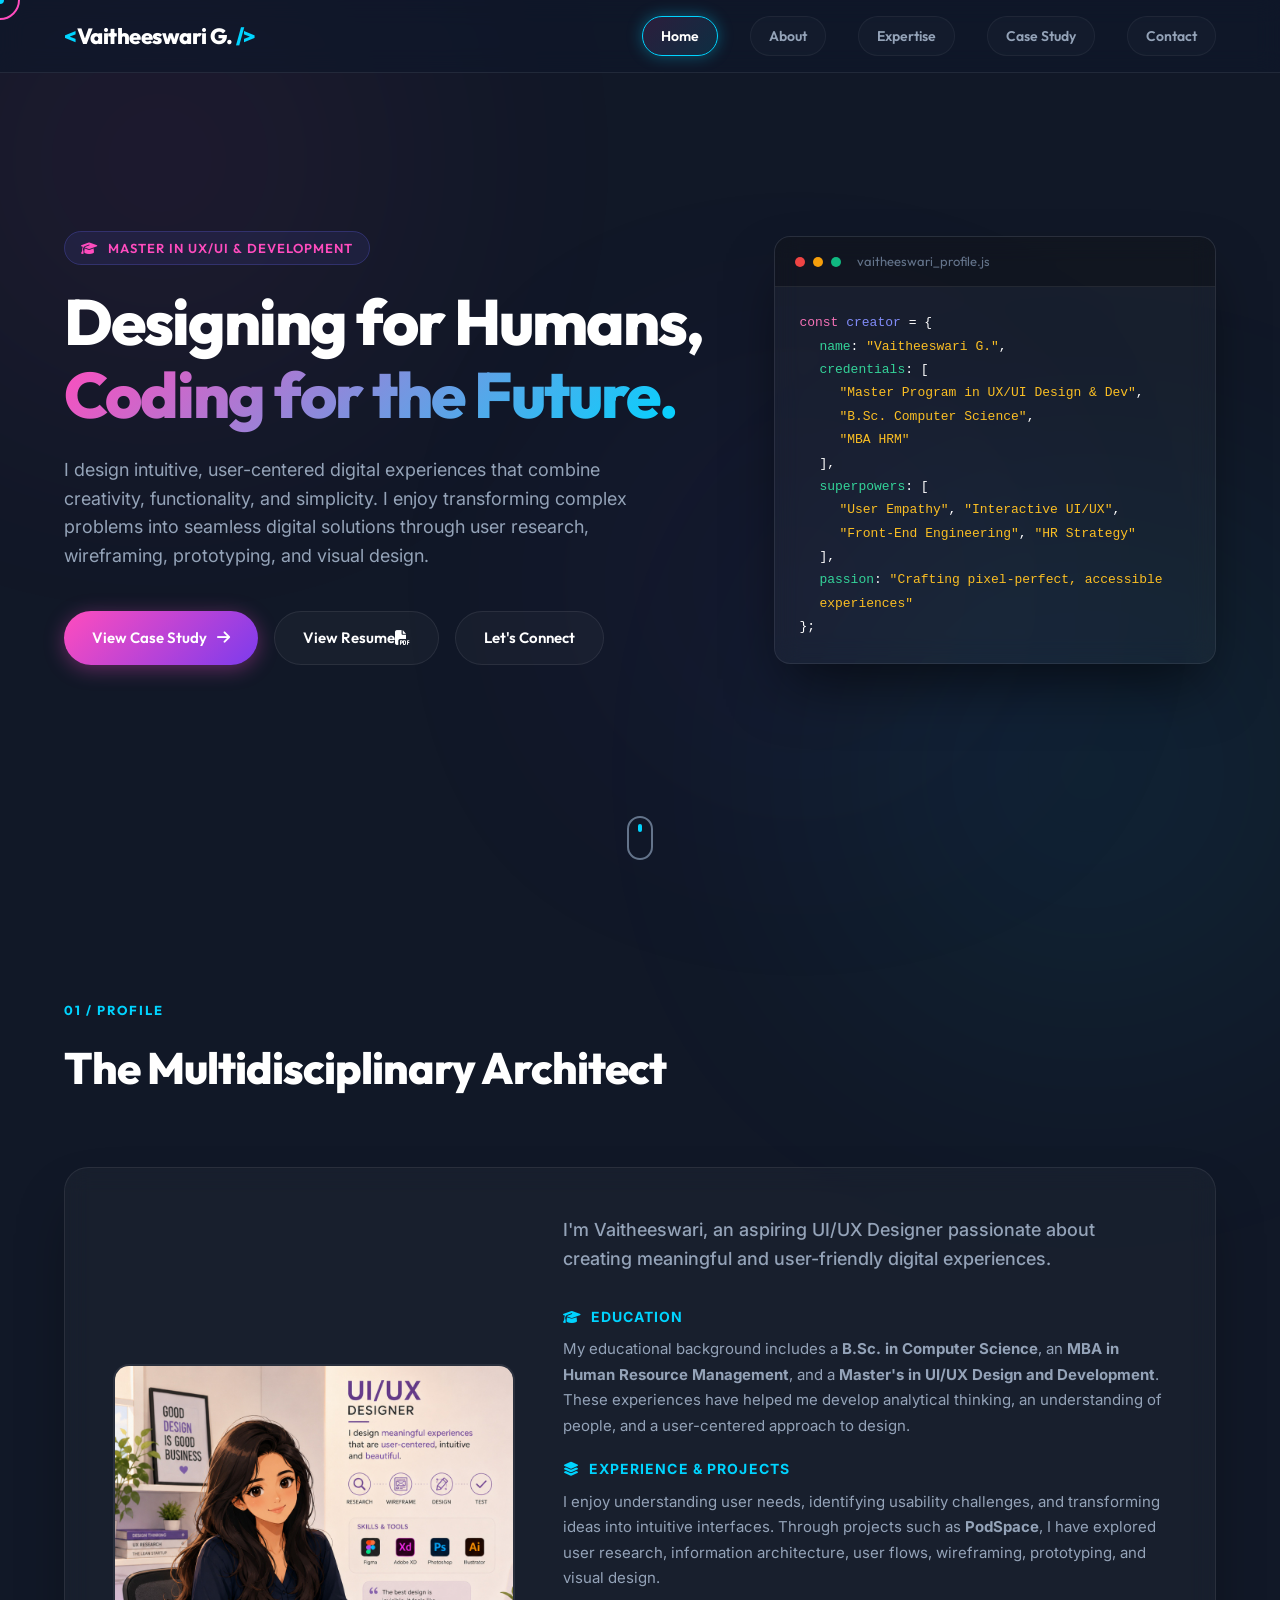
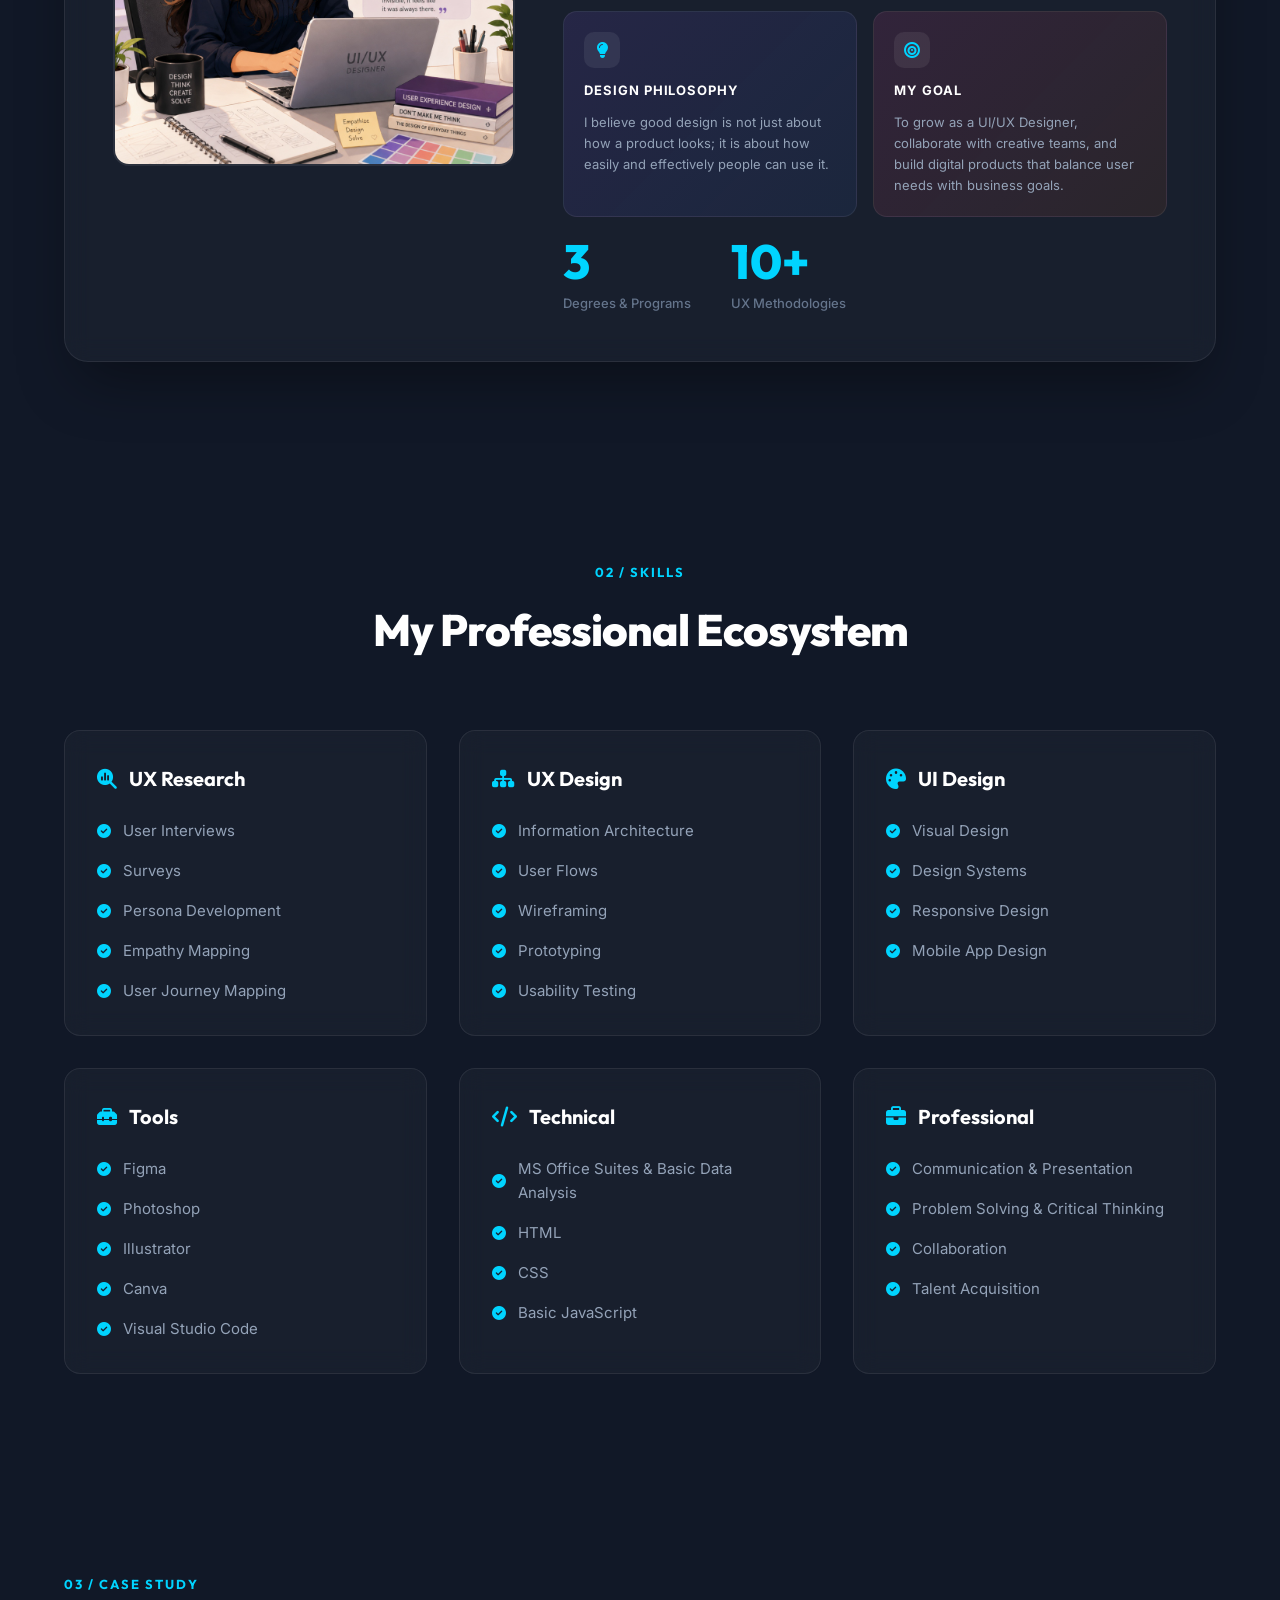
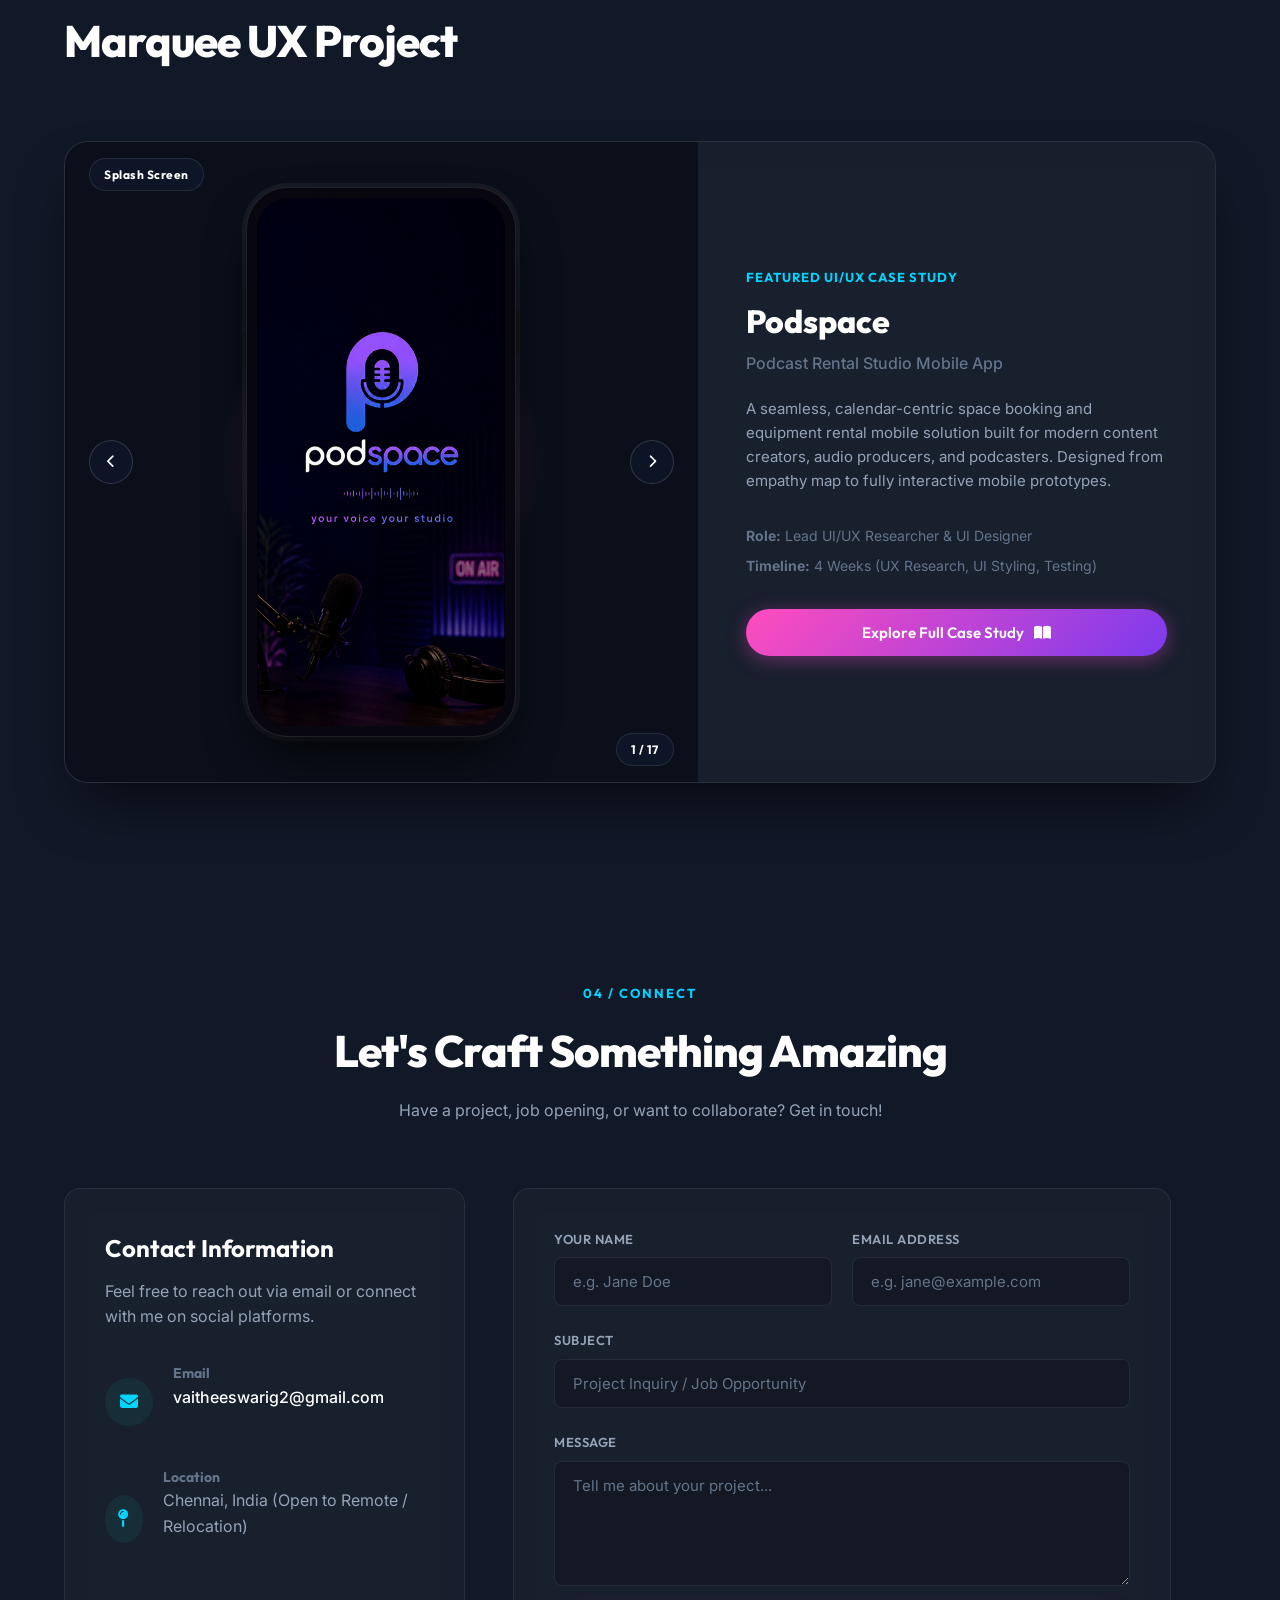
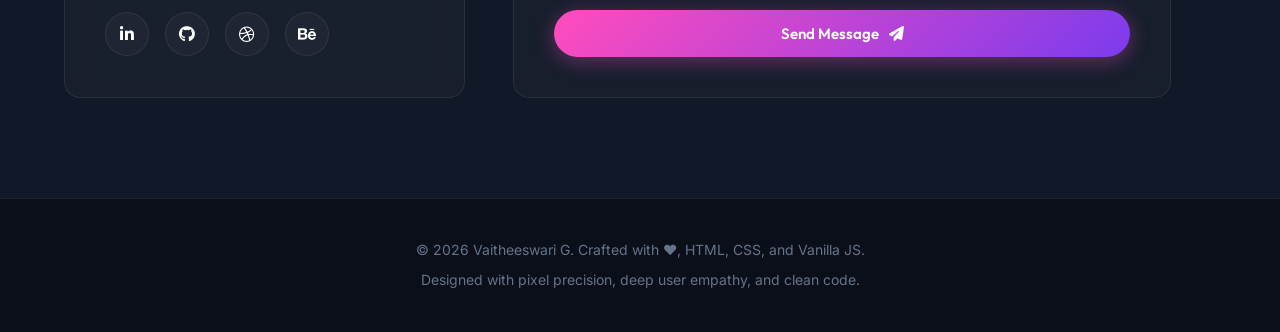
<file: index.html>
<!DOCTYPE html>
<html lang="en">
<head>
    <meta charset="UTF-8">
    <meta name="viewport" content="width=device-width, initial-scale=1.0">
    <title>Vaitheeswari G. | Premium UX/UI Designer Portfolio</title>
    <meta name="description" content="Portfolio of Vaitheeswari G., a multi-disciplinary UX/UI Designer, Front-End Developer, and MBA HRM professional. Specializing in highly interactive interfaces and user-centered design. Check out my Podspace case study!">
    <!-- Google Fonts -->
    <link rel="preconnect" href="https://fonts.googleapis.com">
    <link rel="preconnect" href="https://fonts.gstatic.com" crossorigin>
    <link href="https://fonts.googleapis.com/css2?family=Inter:wght@300;400;500;600;700&family=Outfit:wght@400;500;600;700;800&display=swap" rel="stylesheet">
    <!-- Font Awesome for Icons -->
    <link rel="stylesheet" href="https://cdnjs.cloudflare.com/ajax/libs/font-awesome/6.4.0/css/all.min.css">
    <!-- Main Stylesheet -->
    <link rel="stylesheet" href="style.css">
</head>
<body>
    <!-- Custom Cursor -->
    <div class="custom-cursor"></div>
    <div class="custom-cursor-glow"></div>

    <!-- Ambient Glow Backdrops -->
    <div class="ambient-glow glow-1"></div>
    <div class="ambient-glow glow-2"></div>
    <div class="ambient-glow glow-3"></div>

    <!-- Header Navigation -->
    <header id="main-header">
        <div class="header-container">
            <a href="#" class="logo">
                <span class="logo-accent">&lt;</span>Vaitheeswari G.<span class="logo-accent"> /&gt;</span>
            </a>
            <nav class="nav-menu">
                <a href="#hero" class="nav-link active">Home</a>
                <a href="#about" class="nav-link">About</a>
                <a href="#specialization" class="nav-link">Expertise</a>
                <a href="#portfolio" class="nav-link">Case Study</a>
                <a href="#contact" class="nav-link">Contact</a>
            </nav>
            <div class="hamburger-menu" id="hamburger-btn">
                <span></span>
                <span></span>
                <span></span>
            </div>
        </div>
    </header>

    <main>
        <!-- Hero Section -->
        <section id="hero" class="hero-section">
            <div class="container hero-container">
                <div class="hero-content">
                    <div class="badge-container">
                        <span class="badge"><i class="fa-solid fa-graduation-cap"></i> Master in UX/UI & Development</span>
                    </div>
                    <h1 class="hero-title">
                        Designing for Humans,<br>
                        <span class="gradient-text">Coding for the Future.</span>
                    </h1>
                    <p class="hero-subtitle">
                        I design intuitive, user-centered digital experiences that combine creativity, functionality, and simplicity. I enjoy transforming complex problems into seamless digital solutions through user research, wireframing, prototyping, and visual design.
                    </p>
                    <div class="hero-actions">
                        <a href="#portfolio" class="btn btn-primary">
                            <span class="btn-text">View Case Study</span>
                            <span class="btn-icon"><i class="fa-solid fa-arrow-right"></i></span>
                        </a>
                        <a href="resume-pdf.html" target="_blank" class="btn btn-secondary">
                            <span class="btn-text">View Resume</span>
                            <span class="btn-icon"><i class="fa-solid fa-file-pdf"></i></span>
                        </a>
                        <a href="#contact" class="btn btn-secondary">Let's Connect</a>
                    </div>
                </div>
                <div class="hero-visual">
                    <div class="glass-card hero-interactive-card">
                        <div class="card-header">
                            <div class="dots">
                                <span class="dot red"></span>
                                <span class="dot yellow"></span>
                                <span class="dot green"></span>
                            </div>
                            <span class="card-title">vaitheeswari_profile.js</span>
                        </div>
                        <div class="card-body code-font">
                            <p><span class="code-keyword">const</span> <span class="code-variable">creator</span> = {</p>
                            <p class="indent-1"><span class="code-property">name</span>: <span class="code-string">"Vaitheeswari G."</span>,</p>
                            <p class="indent-1"><span class="code-property">credentials</span>: [</p>
                            <p class="indent-2"><span class="code-string">"Master Program in UX/UI Design & Dev"</span>,</p>
                            <p class="indent-2"><span class="code-string">"B.Sc. Computer Science"</span>,</p>
                            <p class="indent-2"><span class="code-string">"MBA HRM"</span></p>
                            <p class="indent-1">],</p>
                            <p class="indent-1"><span class="code-property">superpowers</span>: [</p>
                            <p class="indent-2"><span class="code-string">"User Empathy"</span>, <span class="code-string">"Interactive UI/UX"</span>,</p>
                            <p class="indent-2"><span class="code-string">"Front-End Engineering"</span>, <span class="code-string">"HR Strategy"</span></p>
                            <p class="indent-1">],</p>
                            <p class="indent-1"><span class="code-property">passion</span>: <span class="code-string">"Crafting pixel-perfect, accessible experiences"</span></p>
                            <p>};</p>
                        </div>
                    </div>
                </div>
            </div>
            <div class="scroll-down">
                <a href="#about" aria-label="Scroll to About Section">
                    <div class="mouse">
                        <div class="wheel"></div>
                    </div>
                </a>
            </div>
        </section>

        <!-- About Section -->
        <section id="about" class="about-section scroll-reveal">
            <div class="container">
                <div class="section-header">
                    <span class="section-tag">01 / Profile</span>
                    <h2 class="section-title">The Multidisciplinary Architect</h2>
                </div>
                <div class="about-premium-card glass-card">
                    <div class="about-card-image">
                        <img src="images/vaitheeswari_profile.jpg" alt="Vaitheeswari G." class="about-card-img">
                        <div class="about-card-img-glow"></div>
                    </div>
                    <div class="about-card-content">
                        <p class="lead-paragraph">
                            I'm Vaitheeswari, an aspiring UI/UX Designer passionate about creating meaningful and user-friendly digital experiences.
                        </p>

                        <div class="about-block">
                            <h4 class="about-block-title"><i class="fa-solid fa-graduation-cap"></i> Education</h4>
                            <p>
                                My educational background includes a <strong>B.Sc. in Computer Science</strong>, an <strong>MBA in Human Resource Management</strong>, and a <strong>Master's in UI/UX Design and Development</strong>. These experiences have helped me develop analytical thinking, an understanding of people, and a user-centered approach to design.
                            </p>
                        </div>

                        <div class="about-block">
                            <h4 class="about-block-title"><i class="fa-solid fa-layer-group"></i> Experience &amp; Projects</h4>
                            <p>
                                I enjoy understanding user needs, identifying usability challenges, and transforming ideas into intuitive interfaces. Through projects such as <strong>PodSpace</strong>, I have explored user research, information architecture, user flows, wireframing, prototyping, and visual design.
                            </p>
                        </div>

                        <div class="about-philosophy-goal-row">
                            <div class="about-highlight-card philosophy-card">
                                <span class="about-highlight-icon"><i class="fa-solid fa-lightbulb"></i></span>
                                <h4>Design Philosophy</h4>
                                <p>I believe good design is not just about how a product looks; it is about how easily and effectively people can use it.</p>
                            </div>
                            <div class="about-highlight-card goal-card-about">
                                <span class="about-highlight-icon"><i class="fa-solid fa-bullseye"></i></span>
                                <h4>My Goal</h4>
                                <p>To grow as a UI/UX Designer, collaborate with creative teams, and build digital products that balance user needs with business goals.</p>
                            </div>
                        </div>


                        <div class="stats-row">
                            <div class="stat-box">
                                <span class="stat-num">3</span>
                                <span class="stat-label">Degrees &amp; Programs</span>
                            </div>
                            <div class="stat-box">
                                <span class="stat-num">10+</span>
                                <span class="stat-label">UX Methodologies</span>
                            </div>
                        </div>
                    </div>
                </div>
            </div>
        </section>


        <!-- Specialization / Skills Section -->
        <section id="specialization" class="skills-section scroll-reveal">
            <div class="container">
                <div class="section-header center">
                    <span class="section-tag">02 / Skills</span>
                    <h2 class="section-title">My Professional Ecosystem</h2>
                </div>
                <div class="skills-container">
                    <div class="skill-category glass-card">
                        <h3><i class="fa-solid fa-magnifying-glass-chart"></i> UX Research</h3>
                        <ul class="skill-list">
                            <li><i class="fa-solid fa-circle-check"></i> User Interviews</li>
                            <li><i class="fa-solid fa-circle-check"></i> Surveys</li>
                            <li><i class="fa-solid fa-circle-check"></i> Persona Development</li>
                            <li><i class="fa-solid fa-circle-check"></i> Empathy Mapping</li>
                            <li><i class="fa-solid fa-circle-check"></i> User Journey Mapping</li>
                        </ul>
                    </div>
                    <div class="skill-category glass-card">
                        <h3><i class="fa-solid fa-sitemap"></i> UX Design</h3>
                        <ul class="skill-list">
                            <li><i class="fa-solid fa-circle-check"></i> Information Architecture</li>
                            <li><i class="fa-solid fa-circle-check"></i> User Flows</li>
                            <li><i class="fa-solid fa-circle-check"></i> Wireframing</li>
                            <li><i class="fa-solid fa-circle-check"></i> Prototyping</li>
                            <li><i class="fa-solid fa-circle-check"></i> Usability Testing</li>
                        </ul>
                    </div>
                    <div class="skill-category glass-card">
                        <h3><i class="fa-solid fa-palette"></i> UI Design</h3>
                        <ul class="skill-list">
                            <li><i class="fa-solid fa-circle-check"></i> Visual Design</li>
                            <li><i class="fa-solid fa-circle-check"></i> Design Systems</li>
                            <li><i class="fa-solid fa-circle-check"></i> Responsive Design</li>
                            <li><i class="fa-solid fa-circle-check"></i> Mobile App Design</li>
                        </ul>
                    </div>
                    <div class="skill-category glass-card">
                        <h3><i class="fa-solid fa-toolbox"></i> Tools</h3>
                        <ul class="skill-list">
                            <li><i class="fa-solid fa-circle-check"></i> Figma</li>
                            <li><i class="fa-solid fa-circle-check"></i> Photoshop</li>
                            <li><i class="fa-solid fa-circle-check"></i> Illustrator</li>
                            <li><i class="fa-solid fa-circle-check"></i> Canva</li>
                            <li><i class="fa-solid fa-circle-check"></i> Visual Studio Code</li>
                        </ul>
                    </div>
                    <div class="skill-category glass-card">
                        <h3><i class="fa-solid fa-code"></i> Technical</h3>
                        <ul class="skill-list">
                            <li><i class="fa-solid fa-circle-check"></i> MS Office Suites & Basic Data Analysis</li>
                            <li><i class="fa-solid fa-circle-check"></i> HTML</li>
                            <li><i class="fa-solid fa-circle-check"></i> CSS</li>
                            <li><i class="fa-solid fa-circle-check"></i> Basic JavaScript</li>
                        </ul>
                    </div>
                    <div class="skill-category glass-card">
                        <h3><i class="fa-solid fa-briefcase"></i> Professional</h3>
                        <ul class="skill-list">
                            <li><i class="fa-solid fa-circle-check"></i> Communication & Presentation</li>
                            <li><i class="fa-solid fa-circle-check"></i> Problem Solving & Critical Thinking</li>
                            <li><i class="fa-solid fa-circle-check"></i> Collaboration</li>
                            <li><i class="fa-solid fa-circle-check"></i> Talent Acquisition</li>
                        </ul>
                    </div>
                </div>
            </div>
        </section>

        <!-- Portfolio / Case Study Section -->
        <section id="portfolio" class="portfolio-section scroll-reveal">
            <div class="container">
                <div class="section-header">
                    <span class="section-tag">03 / Case Study</span>
                    <h2 class="section-title">Marquee UX Project</h2>
                </div>

                <!-- Showcase Project Card -->
                <div class="case-study-hero-card glass-card">
                    <div class="case-study-image-wrapper slider-wrapper">
                        <div class="slider-title" id="case-study-title">Splash Screen</div>
                        <button class="slider-btn prev-btn" id="case-study-prev" aria-label="Previous Slide"><i class="fa-solid fa-chevron-left"></i></button>
                        
                        <!-- Smartphone Mockup Wrapper -->
                        <div class="phone-mockup">
                            <div class="phone-bezel">
                                <div class="phone-screen-container">
                                    <div class="slider-track" id="case-study-slider">
                                        <img src="images/Splash_screen_1.png" alt="Splash Screen" class="case-study-img active">
                                        <img src="images/Login_page_2.png" alt="Login Page" class="case-study-img">
                                        <img src="images/Verification_page_3.png" alt="Verification Page" class="case-study-img">
                                        <img src="images/Home_page_4.png" alt="Home Page" class="case-study-img">
                                        <img src="images/Chennai_Podcast_page_5.png" alt="Chennai Podcast Page" class="case-study-img">
                                        <img src="images/Shoot_Plot_com_page_6.png" alt="ShootPlot.com Page" class="case-study-img">
                                        <img src="images/Avesonus_page_7.png" alt="Avesonus Page 1" class="case-study-img">
                                        <img src="images/Avesonus_page_8.png" alt="Avesonus Page 2" class="case-study-img">
                                        <img src="images/Booking_History_page_9.png" alt="Booking History Page" class="case-study-img">
                                        <img src="images/User_Profile_page_10.png" alt="User Profile Page" class="case-study-img">
                                        <img src="images/Privacy_Policy_page_11.png" alt="Privacy Policy Page" class="case-study-img">
                                        <img src="images/Terms_Conditions_page_12.png" alt="Terms & Conditions Page" class="case-study-img">
                                        <img src="images/Contact_Us_page_13.png" alt="Contact Us Page" class="case-study-img">
                                        <img src="images/Payment_methods_page_14.png" alt="Payment Methods Page" class="case-study-img">
                                        <img src="images/Payment_status_page_15.png" alt="Payment Status Page" class="case-study-img">
                                        <img src="images/reserved_page_16.png" alt="Reserved Page" class="case-study-img">
                                        <img src="images/Request_Submitted_page_17.png" alt="Request Submitted Page" class="case-study-img">
                                    </div>
                                </div>
                            </div>
                            <!-- Physical Button Mockups -->
                            <div class="phone-button volume-up"></div>
                            <div class="phone-button volume-down"></div>
                            <div class="phone-button power"></div>
                        </div>

                        <button class="slider-btn next-btn" id="case-study-next" aria-label="Next Slide"><i class="fa-solid fa-chevron-right"></i></button>
                        <div class="slider-counter" id="case-study-counter">1 / 17</div>
                        <div class="img-overlay-glow"></div>
                    </div>
                    <div class="case-study-summary-content">
                        <span class="cs-badge">Featured UI/UX Case Study</span>
                        <h3 class="cs-title">Podspace</h3>
                        <h4 class="cs-subtitle">Podcast Rental Studio Mobile App</h4>
                        <p class="cs-desc">
                            A seamless, calendar-centric space booking and equipment rental mobile solution built for modern content creators, audio producers, and podcasters. Designed from empathy map to fully interactive mobile prototypes.
                        </p>
                        <div class="cs-meta">
                            <div><strong>Role:</strong> Lead UI/UX Researcher & UI Designer</div>
                            <div><strong>Timeline:</strong> 4 Weeks (UX Research, UI Styling, Testing)</div>
                        </div>
                        <button class="btn btn-primary" id="open-case-study">
                            <span class="btn-text">Explore Full Case Study</span>
                            <span class="btn-icon"><i class="fa-solid fa-book-open"></i></span>
                        </button>
                    </div>
                </div>
            </div>
        </section>


        <!-- Contact Section -->
        <section id="contact" class="contact-section scroll-reveal">
            <div class="container">
                <div class="section-header center">
                    <span class="section-tag">04 / Connect</span>
                    <h2 class="section-title">Let's Craft Something Amazing</h2>
                    <p class="section-subtitle">Have a project, job opening, or want to collaborate? Get in touch!</p>
                </div>
                <div class="contact-grid">
                    <div class="contact-info glass-card">
                        <h3>Contact Information</h3>
                        <p>Feel free to reach out via email or connect with me on social platforms.</p>
                        <ul class="contact-details">
                            <li>
                                <span class="contact-icon"><i class="fa-solid fa-envelope"></i></span>
                                <div>
                                    <h4>Email</h4>
                                    <p><a href="mailto:vaitheeswarig2@gmail.com">vaitheeswarig2@gmail.com</a></p>
                                </div>
                            </li>
                            <li>
                                <span class="contact-icon"><i class="fa-solid fa-map-pin"></i></span>
                                <div>
                                    <h4>Location</h4>
                                    <p>Chennai, India (Open to Remote / Relocation)</p>
                                </div>
                            </li>
                        </ul>
                        <div class="social-links">
                            <a href="https://www.linkedin.com/in/vaitheeswari-g" target="_blank" rel="noopener noreferrer" class="social-btn" aria-label="LinkedIn Profile"><i class="fa-brands fa-linkedin-in"></i></a>
                            <a href="#" class="social-btn" aria-label="GitHub Profile"><i class="fa-brands fa-github"></i></a>
                            <a href="#" class="social-btn" aria-label="Dribbble Profile"><i class="fa-brands fa-dribbble"></i></a>
                            <a href="#" class="social-btn" aria-label="Behance Profile"><i class="fa-brands fa-behance"></i></a>
                        </div>
                    </div>
                    <div class="contact-form-wrapper glass-card">
                        <form id="portfolio-contact-form" class="contact-form">
                            <div class="form-row">
                                <div class="form-group">
                                    <label for="user-name">Your Name</label>
                                    <input type="text" id="user-name" required placeholder="e.g. Jane Doe">
                                </div>
                                <div class="form-group">
                                    <label for="user-email">Email Address</label>
                                    <input type="email" id="user-email" required placeholder="e.g. jane@example.com">
                                </div>
                            </div>
                            <div class="form-group">
                                <label for="message-subject">Subject</label>
                                <input type="text" id="message-subject" required placeholder="Project Inquiry / Job Opportunity">
                            </div>
                            <div class="form-group">
                                <label for="message-body">Message</label>
                                <textarea id="message-body" rows="5" required placeholder="Tell me about your project..."></textarea>
                            </div>
                            <button type="submit" class="btn btn-primary full-width">
                                <span class="btn-text">Send Message</span>
                                <span class="btn-icon"><i class="fa-solid fa-paper-plane"></i></span>
                            </button>
                        </form>
                    </div>
                </div>
            </div>
        </section>
    </main>

    <!-- Case Study Lightbox/Modal (Interactive Case Study Details) -->
    <div id="case-study-modal" class="modal-backdrop">
        <div class="modal-content glass-card">
            <button class="modal-close-btn" id="close-modal-btn" aria-label="Close Case Study Modal">
                <i class="fa-solid fa-xmark"></i>
            </button>
            <div class="modal-header">
                <div class="badge-container">
                    <span class="badge"><i class="fa-solid fa-headset"></i> UX Case Study</span>
                </div>
                <h2>Podspace — Podcast Rental Studio App</h2>
            </div>
            
            <div class="modal-body scroll-layout">
                <!-- Sticky Sidebar navigation -->
                <aside class="case-study-sidebar">
                    <ul class="sidebar-index">
                        <li><a href="#cs-problem" class="cs-index-link active"><span class="step-num">01</span> Problem Statement</a></li>
                        <li><a href="#cs-user-research" class="cs-index-link"><span class="step-num">02</span> User Research</a></li>
                        <li><a href="#cs-info-arch" class="cs-index-link"><span class="step-num">03</span> Target Persona</a></li>
                        <li><a href="#cs-empathy" class="cs-index-link"><span class="step-num">04</span> User Journey Map</a></li>
                        <li><a href="#cs-journey" class="cs-index-link"><span class="step-num">05</span> Empathy Mapping</a></li>
                        <li><a href="#cs-quantitative" class="cs-index-link"><span class="step-num">06</span> Quantitative Analysis</a></li>
                        <li><a href="#cs-qualitative" class="cs-index-link"><span class="step-num">07</span> Qualitative Analysis</a></li>
                        <li><a href="#cs-ia" class="cs-index-link"><span class="step-num">08</span> Information Architecture</a></li>
                        <li><a href="#cs-userflow" class="cs-index-link"><span class="step-num">09</span> User Flow</a></li>
                        <li><a href="#cs-wireframes" class="cs-index-link"><span class="step-num">10</span> Design System</a></li>
                    </ul>
                </aside>

                <!-- Main scrollable content -->
                <div class="case-study-scroll-content">
                    <!-- Section 1: Problem Statement & Goal -->
                    <div class="cs-scroll-section" id="cs-problem">
                        <div class="tab-grid">
                            <div>
                                <h3>Problem Statement</h3>
                                <p class="lead">Content creators often struggle to find, compare &amp; book podcast studios easily.</p>
                                
                                <h3>Goal</h3>
                                <p>To design a platform that helps users discover studios, reserve slots &amp; make payments seamlessly.</p>

                                <h3>Key Goals</h3>
                                <ul class="bullet-list">
                                    <li><strong>Discover Studios:</strong> A centralized platform where users can find and compare podcast studios with ease.</li>
                                    <li><strong>Reserve Slots:</strong> Real-time availability calendar for quick and hassle-free slot reservations.</li>
                                    <li><strong>Seamless Payments:</strong> Integrated payment flow enabling users to complete bookings in one smooth experience.</li>
                                </ul>
                            </div>
                            <div class="visual-pane">
                                <div class="glass-card stat-detail-card">
                                    <h4>UX Core Focuses</h4>
                                    <div class="flow-step">
                                        <div class="step-num">01</div>
                                        <div>
                                            <h5>Discover Studios</h5>
                                            <p>Find &amp; compare podcast studios with filters for location, pricing, and amenities.</p>
                                        </div>
                                    </div>
                                    <div class="flow-step">
                                        <div class="step-num">02</div>
                                        <div>
                                            <h5>Reserve Slots</h5>
                                            <p>Real-time calendar-based slot booking with instant confirmation.</p>
                                        </div>
                                    </div>
                                    <div class="flow-step">
                                        <div class="step-num">03</div>
                                        <div>
                                            <h5>Make Payments</h5>
                                            <p>Secure, seamless in-app payment flow for a frictionless checkout.</p>
                                        </div>
                                    </div>
                                </div>
                            </div>
                        </div>
                    </div>

                    <!-- Section 2: User Research -->
                    <div class="cs-scroll-section" id="cs-user-research">
                        <div class="qualitative-layout">
                            <div class="qualitative-section">
                                <h3>User Research Findings</h3>
                                <p class="section-desc">To identify the core challenges in the audio/podcast recording studio ecosystem, we conducted user research and interviews with various content creators. Here are the key findings and insights:</p>
                                
                                <div class="research-grid">
                                    <!-- Finding 1 -->
                                    <div class="glass-card research-card">
                                        <div class="research-stat-circle">
                                            <span class="research-percentage">80%</span>
                                        </div>
                                        <div class="research-content">
                                            <h4>Difficulty Finding Suitable Studios</h4>
                                            <p class="research-stat-desc">80% of participants reported spending significant time searching across multiple platforms to compare studios.</p>
                                            <div class="research-insight">
                                                <span class="insight-label"><i class="fa-solid fa-lightbulb"></i> INSIGHT</span>
                                                <p>Users need a centralized platform with filters and detailed studio information.</p>
                                            </div>
                                        </div>
                                    </div>
                                    
                                    <!-- Finding 2 -->
                                    <div class="glass-card research-card">
                                        <div class="research-stat-circle">
                                            <span class="research-percentage">75%</span>
                                        </div>
                                        <div class="research-content">
                                            <h4>Lack of Pricing Transparency</h4>
                                            <p class="research-stat-desc">75% of participants expressed frustration with hidden costs and unclear pricing structures.</p>
                                            <div class="research-insight">
                                                <span class="insight-label"><i class="fa-solid fa-lightbulb"></i> INSIGHT</span>
                                                <p>Displaying clear pricing upfront increases trust and confidence.</p>
                                            </div>
                                        </div>
                                    </div>

                                    <!-- Finding 3 -->
                                    <div class="glass-card research-card">
                                        <div class="research-stat-circle">
                                            <span class="research-percentage">70%</span>
                                        </div>
                                        <div class="research-content">
                                            <h4>Complex Booking Process</h4>
                                            <p class="research-stat-desc">70% of participants found existing booking systems confusing and time-consuming.</p>
                                            <div class="research-insight">
                                                <span class="insight-label"><i class="fa-solid fa-lightbulb"></i> INSIGHT</span>
                                                <p>A streamlined booking flow can reduce user frustration and improve conversion rates.</p>
                                            </div>
                                        </div>
                                    </div>

                                    <!-- Finding 4 -->
                                    <div class="glass-card research-card">
                                        <div class="research-stat-circle">
                                            <span class="research-percentage">85%</span>
                                        </div>
                                        <div class="research-content">
                                            <h4>Importance of Studio Details</h4>
                                            <p class="research-stat-desc">85% of participants wanted detailed information about: Equipment availability, Studio photos, Amenities, and Location.</p>
                                            <div class="research-insight">
                                                <span class="insight-label"><i class="fa-solid fa-lightbulb"></i> INSIGHT</span>
                                                <p>Providing comprehensive studio information helps users make informed decisions.</p>
                                            </div>
                                        </div>
                                    </div>

                                    <!-- Finding 5 -->
                                    <div class="glass-card research-card">
                                        <div class="research-stat-circle">
                                            <span class="research-percentage">65%</span>
                                        </div>
                                        <div class="research-content">
                                            <h4>Need for Flexible Scheduling</h4>
                                            <p class="research-stat-desc">65% of participants preferred real-time availability and flexible booking slots.</p>
                                            <div class="research-insight">
                                                <span class="insight-label"><i class="fa-solid fa-lightbulb"></i> INSIGHT</span>
                                                <p>Users value the ability to view and reserve available time slots instantly.</p>
                                            </div>
                                        </div>
                                    </div>
                                </div>
                            </div>
                        </div>
                    </div>

                    <!-- Section 3: Target Persona -->
                    <div class="cs-scroll-section" id="cs-info-arch">
                        <div class="tab-grid persona-full-grid">
                            <div class="persona-sidebar glass-card">
                                <div class="persona-avatar-container">
                                    <div class="persona-avatar">VK</div>
                                    <div class="persona-avatar-glow"></div>
                                </div>
                                <h3>Vignesh Kumar</h3>
                                <span class="persona-role-badge">Podcast Creator</span>
                                <div class="persona-demographics">
                                    <div class="dem-row">
                                        <span class="dem-label">Age</span>
                                        <span class="dem-val">27</span>
                                    </div>
                                    <div class="dem-row">
                                        <span class="dem-label">Location</span>
                                        <span class="dem-val">Chennai, India</span>
                                    </div>
                                </div>
                            </div>
                            
                            <div class="persona-main-content">
                                <div class="glass-card quote-card-full">
                                    <span class="quote-icon"><i class="fa-solid fa-quote-left"></i></span>
                                    <p class="persona-quote">"I need a fast and transparent booking experience."</p>
                                </div>
                                
                                <div class="persona-grid-goals-pains">
                                    <div class="glass-card goal-card">
                                        <h4><i class="fa-solid fa-circle-check text-accent"></i> Goals</h4>
                                        <ul class="bullet-list-tight">
                                            <li>Find nearby studios</li>
                                            <li>Book quickly</li>
                                            <li>Manage reservations</li>
                                        </ul>
                                    </div>
                                    <div class="glass-card pain-card">
                                        <h4><i class="fa-solid fa-triangle-exclamation text-rose"></i> Pain Points</h4>
                                        <ul class="bullet-list-tight">
                                            <li>Hidden fees</li>
                                            <li>Poor availability info</li>
                                            <li>Complex booking process</li>
                                        </ul>
                                    </div>
                                </div>
                            </div>
                        </div>
                    </div>

                    <!-- Section 4: User Journey Map (new 5-stage table) -->
                    <div class="cs-scroll-section" id="cs-empathy">
                        <div class="journey-header">
                            <h3>User Journey Map</h3>
                            <p class="lead">Visualizing the 5 key stages of a user's journey — from discovering PodSpace to confirming a booking — across actions, thoughts, pain points, and design opportunities.</p>
                        </div>

                        <!-- Stage headers row -->
                        <div class="ujm-table-wrapper">
                            <div class="ujm-table">

                                <!-- Stage Numbers & Names -->
                                <div class="ujm-row ujm-stages-row">
                                    <div class="ujm-row-label">Stage</div>
                                    <div class="ujm-stage-cell ujm-stage-discover">
                                        <div class="ujm-stage-num">01</div>
                                        <div class="ujm-stage-name"><i class="fa-solid fa-binoculars"></i> Discover</div>
                                    </div>
                                    <div class="ujm-stage-cell ujm-stage-explore">
                                        <div class="ujm-stage-num">02</div>
                                        <div class="ujm-stage-name"><i class="fa-solid fa-compass"></i> Explore</div>
                                    </div>
                                    <div class="ujm-stage-cell ujm-stage-evaluate">
                                        <div class="ujm-stage-num">03</div>
                                        <div class="ujm-stage-name"><i class="fa-solid fa-scale-balanced"></i> Evaluate</div>
                                    </div>
                                    <div class="ujm-stage-cell ujm-stage-book">
                                        <div class="ujm-stage-num">04</div>
                                        <div class="ujm-stage-name"><i class="fa-solid fa-calendar-check"></i> Book</div>
                                    </div>
                                    <div class="ujm-stage-cell ujm-stage-confirm">
                                        <div class="ujm-stage-num">05</div>
                                        <div class="ujm-stage-name"><i class="fa-solid fa-circle-check"></i> Confirm</div>
                                    </div>
                                </div>

                                <!-- User Actions -->
                                <div class="ujm-row">
                                    <div class="ujm-row-label"><i class="fa-solid fa-person-running"></i> User Actions</div>
                                    <div class="ujm-cell">Opens PodSpace</div>
                                    <div class="ujm-cell">Searches studios</div>
                                    <div class="ujm-cell">Compares price and equipment</div>
                                    <div class="ujm-cell">Selects a slot and pays</div>
                                    <div class="ujm-cell">Checks booking status</div>
                                </div>

                                <!-- User Thoughts -->
                                <div class="ujm-row ujm-row-thoughts">
                                    <div class="ujm-row-label"><i class="fa-solid fa-thought-bubble"></i> User Thoughts</div>
                                    <div class="ujm-cell"><span class="ujm-quote">"Where can I record?"</span></div>
                                    <div class="ujm-cell"><span class="ujm-quote">"Which studios are nearby?"</span></div>
                                    <div class="ujm-cell"><span class="ujm-quote">"Is this studio worth the price?"</span></div>
                                    <div class="ujm-cell"><span class="ujm-quote">"Is my slot available?"</span></div>
                                    <div class="ujm-cell"><span class="ujm-quote">"Did my booking succeed?"</span></div>
                                </div>

                                <!-- Pain Points -->
                                <div class="ujm-row ujm-row-pain">
                                    <div class="ujm-row-label"><i class="fa-solid fa-triangle-exclamation"></i> Pain Points</div>
                                    <div class="ujm-cell"><i class="fa-solid fa-circle-xmark ujm-pain-icon"></i> Unclear options</div>
                                    <div class="ujm-cell"><i class="fa-solid fa-circle-xmark ujm-pain-icon"></i> Too many choices</div>
                                    <div class="ujm-cell"><i class="fa-solid fa-circle-xmark ujm-pain-icon"></i> Missing details</div>
                                    <div class="ujm-cell"><i class="fa-solid fa-circle-xmark ujm-pain-icon"></i> Complex checkout</div>
                                    <div class="ujm-cell"><i class="fa-solid fa-circle-xmark ujm-pain-icon"></i> Unclear confirmation</div>
                                </div>

                                <!-- Design Opportunities -->
                                <div class="ujm-row ujm-row-opps">
                                    <div class="ujm-row-label"><i class="fa-solid fa-wand-magic-sparkles"></i> Design Opportunities</div>
                                    <div class="ujm-cell"><i class="fa-solid fa-circle-check ujm-opp-icon"></i> Clear onboarding</div>
                                    <div class="ujm-cell"><i class="fa-solid fa-circle-check ujm-opp-icon"></i> Search and filters</div>
                                    <div class="ujm-cell"><i class="fa-solid fa-circle-check ujm-opp-icon"></i> Detailed studio pages</div>
                                    <div class="ujm-cell"><i class="fa-solid fa-circle-check ujm-opp-icon"></i> Simple booking flow</div>
                                    <div class="ujm-cell"><i class="fa-solid fa-circle-check ujm-opp-icon"></i> Instant confirmation</div>
                                </div>

                            </div>
                        </div>
                    </div>

                    <!-- Section 5: Empathy Mapping -->
                    <div class="cs-scroll-section" id="cs-journey">
                        <div class="empathy-header">
                            <h3>Empathy Map</h3>
                            <p class="lead">Gaining deeper insights into the user's sensory, emotional, and cognitive experiences to build a human-centric solution.</p>
                        </div>
                        <div class="empathy-quadrants-grid">
                            <!-- Says -->
                            <div class="empathy-quadrant-card color-says">
                                <div class="quadrant-header">
                                    <div class="quadrant-icon"><i class="fa-solid fa-comment"></i></div>
                                    <h4>SAYS</h4>
                                </div>
                                <ul class="quadrant-list">
                                    <li>"I need a studio with professional recording equipment."</li>
                                    <li>"I want to see studio photos and equipment details before booking."</li>
                                    <li>"Transparent pricing helps me make faster decisions."</li>
                                    <li>"User reviews help me trust a studio."</li>
                                    <li>"I prefer booking studios from my mobile device."</li>
                                </ul>
                            </div>

                            <!-- Does -->
                            <div class="empathy-quadrant-card color-does">
                                <div class="quadrant-header">
                                    <div class="quadrant-icon"><i class="fa-solid fa-eye"></i></div>
                                    <h4>DOES</h4>
                                </div>
                                <ul class="quadrant-list">
                                    <li>Searches studios based on location and availability.</li>
                                    <li>Compares studio prices and amenities.</li>
                                    <li>Reads ratings and reviews before booking.</li>
                                    <li>Checks available time slots frequently.</li>
                                    <li>Books studios for upcoming podcast recordings.</li>
                                    <li>Uses filters to find suitable studios quickly.</li>
                                </ul>
                            </div>

                            <!-- Feels -->
                            <div class="empathy-quadrant-card color-feels">
                                <div class="quadrant-header">
                                    <div class="quadrant-icon"><i class="fa-solid fa-heart"></i></div>
                                    <h4>FEELS</h4>
                                </div>
                                <ul class="quadrant-list">
                                    <li>Frustrated when pricing is unclear.</li>
                                    <li>Concerned about studio quality before arrival.</li>
                                    <li>Confused when availability is not updated in real time.</li>
                                    <li>Confident when studios have verified reviews.</li>
                                    <li>Satisfied when booking is completed smoothly.</li>
                                </ul>
                            </div>

                            <!-- Thinks -->
                            <div class="empathy-quadrant-card color-thinks">
                                <div class="quadrant-header">
                                    <div class="quadrant-icon"><i class="fa-solid fa-brain"></i></div>
                                    <h4>THINKS</h4>
                                </div>
                                <ul class="quadrant-list">
                                    <li>"A centralized platform would save me time."</li>
                                    <li>"Real-time availability should always be visible."</li>
                                    <li>"Verified studios are more trustworthy."</li>
                                    <li>"Quick booking options would improve my workflow."</li>
                                    <li>"Saved preferences could make repeat bookings easier."</li>
                                </ul>
                            </div>
                        </div>
                    </div>
                    <!-- Section 6: Quantitative Analysis -->
                    <div class="cs-scroll-section" id="cs-quantitative">
                        <div class="qualitative-layout">
                            <div class="qualitative-section">
                                <h3>Quantitative Analysis</h3>
                                <p class="section-desc">To understand user expectations and market opportunities for PodSpace, a review analysis was conducted on leading studio rentals and podcast platforms.</p>
                                
                                <div class="competitor-split-grid">
                                    <!-- Ratings Charts -->
                                    <div class="glass-card ratings-card">
                                        <h4>Review Ratings Comparison</h4>
                                        <div class="rating-bar-wrapper">
                                            <div class="rating-bar-info">
                                                <span class="comp-name">Giggster <span class="comp-type">(Direct Competitor)</span></span>
                                                <span class="comp-score">4.8/5</span>
                                            </div>
                                            <div class="rating-bar-track">
                                                <div class="rating-bar-fill fill-direct" style="width: 96%"></div>
                                            </div>
                                        </div>
                                        <div class="rating-bar-wrapper">
                                            <div class="rating-bar-info">
                                                <span class="comp-name">Peerspace <span class="comp-type">(Direct Competitor)</span></span>
                                                <span class="comp-score">4.8/5</span>
                                            </div>
                                            <div class="rating-bar-track">
                                                <div class="rating-bar-fill fill-direct" style="width: 96%"></div>
                                            </div>
                                        </div>
                                        <div class="rating-bar-wrapper">
                                            <div class="rating-bar-info">
                                                <span class="comp-name">Soundtrap <span class="comp-type">(Indirect Competitor)</span></span>
                                                <span class="comp-score">4.0/5</span>
                                            </div>
                                            <div class="rating-bar-track">
                                                <div class="rating-bar-fill fill-indirect" style="width: 80%"></div>
                                            </div>
                                        </div>
                                        <div class="rating-bar-wrapper">
                                            <div class="rating-bar-info">
                                                <span class="comp-name">Zencastr <span class="comp-type">(Indirect Competitor)</span></span>
                                                <span class="comp-score">3.5/5</span>
                                            </div>
                                            <div class="rating-bar-track">
                                                <div class="rating-bar-fill fill-indirect" style="width: 70%"></div>
                                            </div>
                                        </div>
                                    </div>
                                    
                                    <!-- Insights and Ops -->
                                    <div class="insights-container">
                                        <div class="glass-card insights-card">
                                            <h4><i class="fa-solid fa-lightbulb"></i> Key Insights</h4>
                                            <ul class="bullet-list-tight">
                                                <li>Direct studio-booking platforms receive higher satisfaction scores (4.8/5).</li>
                                                <li>Users value simple booking processes and transparent pricing.</li>
                                                <li>Podcast creation tools score lower due to technical complexity and collaboration challenges.</li>
                                                <li>There is an opportunity for PodSpace to combine easy studio discovery with creator-focused features.</li>
                                            </ul>
                                        </div>
                                    </div>
                                </div>
                            </div>

                            <!-- Design Opportunities and Impact -->
                            <div class="qualitative-section opportunities-impact-section">
                                <div class="opps-impact-grid">
                                    <div class="glass-card opps-card">
                                        <h4><i class="fa-solid fa-wand-magic-sparkles"></i> Design Opportunities for PodSpace</h4>
                                        <ul class="bullet-list-tight">
                                            <li>Streamline studio search and booking flow.</li>
                                            <li>Provide real-time studio availability.</li>
                                            <li>Offer transparent pricing and secure payments.</li>
                                            <li>Enable creators to manage bookings from a single dashboard.</li>
                                            <li>Reduce friction during studio reservation and confirmation.</li>
                                        </ul>
                                    </div>
                                    
                                    <div class="glass-card impact-card">
                                        <h4><i class="fa-solid fa-circle-chevron-right"></i> Impact on Product Design</h4>
                                        <p>The findings influenced the design of PodSpace by prioritizing:</p>
                                        <div class="impact-pill-grid">
                                            <span class="impact-pill"><i class="fa-solid fa-gauge-high"></i> Fast studio discovery</span>
                                            <span class="impact-pill"><i class="fa-solid fa-calendar-plus"></i> Simple reservation process</span>
                                            <span class="impact-pill"><i class="fa-solid fa-credit-card"></i> Clear payment flow</span>
                                            <span class="impact-pill"><i class="fa-solid fa-clock-rotate-left"></i> Booking status tracking</span>
                                            <span class="impact-pill"><i class="fa-solid fa-smile-beam"></i> Creator-friendly user experience</span>
                                        </div>
                                    </div>
                                </div>
                            </div>
                        </div>
                    </div>

                    <!-- Section 7: Qualitative Analysis -->
                    <div class="cs-scroll-section" id="cs-qualitative">
                        <div class="qualitative-layout">
                            <!-- Qualitative theme mapping -->
                            <div class="qualitative-section theme-solutions-section">
                                <h3>Qualitative Analysis</h3>
                                <p class="section-desc">Identified core themes of user needs and how PodSpace solves them through UX/UI solutions.</p>
                                
                                <div class="theme-grid">
                                    <div class="theme-card color-transparency">
                                        <div class="theme-header">
                                            <div class="theme-icon"><i class="fa-solid fa-eye"></i></div>
                                            <h4>Transparency</h4>
                                        </div>
                                        <div class="theme-body">
                                            <div class="need-box">
                                                <span class="box-label">User Need</span>
                                                <p>Clear pricing</p>
                                            </div>
                                            <div class="solution-box">
                                                <span class="box-label">PodSpace Solution</span>
                                                <p>Upfront fee breakdown</p>
                                            </div>
                                        </div>
                                    </div>
                                    <div class="theme-card color-trust">
                                        <div class="theme-header">
                                            <div class="theme-icon"><i class="fa-solid fa-shield-halved"></i></div>
                                            <h4>Trust</h4>
                                        </div>
                                        <div class="theme-body">
                                            <div class="need-box">
                                                <span class="box-label">User Need</span>
                                                <p>Reliable service</p>
                                            </div>
                                            <div class="solution-box">
                                                <span class="box-label">PodSpace Solution</span>
                                                <p>Verified studios & reviews</p>
                                            </div>
                                        </div>
                                    </div>
                                    <div class="theme-card color-convenience">
                                        <div class="theme-header">
                                            <div class="theme-icon"><i class="fa-solid fa-bolt"></i></div>
                                            <h4>Convenience</h4>
                                        </div>
                                        <div class="theme-body">
                                            <div class="need-box">
                                                <span class="box-label">User Need</span>
                                                <p>Easy booking</p>
                                            </div>
                                            <div class="solution-box">
                                                <span class="box-label">PodSpace Solution</span>
                                                <p>Simple booking flow</p>
                                            </div>
                                        </div>
                                    </div>
                                    <div class="theme-card color-support">
                                        <div class="theme-header">
                                            <div class="theme-icon"><i class="fa-solid fa-headset"></i></div>
                                            <h4>Support</h4>
                                        </div>
                                        <div class="theme-body">
                                            <div class="need-box">
                                                <span class="box-label">User Need</span>
                                                <p>Quick issue resolution</p>
                                            </div>
                                            <div class="solution-box">
                                                <span class="box-label">PodSpace Solution</span>
                                                <p>In-app customer support</p>
                                            </div>
                                        </div>
                                    </div>
                                    <div class="theme-card color-quality">
                                        <div class="theme-header">
                                            <div class="theme-icon"><i class="fa-solid fa-star"></i></div>
                                            <h4>Quality</h4>
                                        </div>
                                        <div class="theme-body">
                                            <div class="need-box">
                                                <span class="box-label">User Need</span>
                                                <p>Accurate studio information</p>
                                            </div>
                                            <div class="solution-box">
                                                <span class="box-label">PodSpace Solution</span>
                                                <p>Verified listings & photos</p>
                                            </div>
                                        </div>
                                    </div>
                                </div>
                            </div>
                        </div>
                    </div>

                    <!-- Section 8: Information Architecture -->
                    <div class="cs-scroll-section" id="cs-ia">
                        <div class="ia-section">
                            <h3>Information Architecture</h3>
                            <p class="section-desc">The PodSpace app is organized into four primary navigation tabs, each containing focused sub-screens to give users a clear, intuitive path from discovery to booking.</p>

                            <div class="ia-nav-tabs">
                                <button class="ia-tab-btn active" data-tab="ia-home"><i class="fa-solid fa-house"></i> Home</button>
                                <button class="ia-tab-btn" data-tab="ia-explore"><i class="fa-solid fa-compass"></i> Explore</button>
                                <button class="ia-tab-btn" data-tab="ia-bookings"><i class="fa-solid fa-calendar-check"></i> Bookings</button>
                                <button class="ia-tab-btn" data-tab="ia-profile"><i class="fa-solid fa-user"></i> Profile</button>
                                <button class="ia-tab-btn" data-tab="ia-checkout"><i class="fa-solid fa-credit-card"></i> Checkout</button>
                            </div>

                            <!-- Home Tab -->
                            <div class="ia-tab-content active" id="ia-home">
                                <div class="ia-tree glass-card">
                                    <div class="ia-root-node"><i class="fa-solid fa-house"></i> Home</div>
                                    <div class="ia-children">
                                        <div class="ia-child-node"><i class="fa-solid fa-magnifying-glass"></i> Search Studios</div>
                                        <div class="ia-child-node"><i class="fa-solid fa-layer-group"></i> Categories</div>
                                        <div class="ia-child-node"><i class="fa-solid fa-star"></i> Featured Studios</div>
                                        <div class="ia-child-node"><i class="fa-solid fa-thumbs-up"></i> Recommended Studios</div>
                                    </div>
                                </div>
                            </div>

                            <!-- Explore Tab -->
                            <div class="ia-tab-content" id="ia-explore">
                                <div class="ia-tree glass-card">
                                    <div class="ia-root-node"><i class="fa-solid fa-compass"></i> Explore</div>
                                    <div class="ia-children">
                                        <div class="ia-child-node"><i class="fa-solid fa-list"></i> Studio Listings</div>
                                        <div class="ia-child-node"><i class="fa-solid fa-sliders"></i> Filters &amp; Sorting</div>
                                        <div class="ia-child-node"><i class="fa-solid fa-circle-info"></i> Studio Details</div>
                                        <div class="ia-child-node"><i class="fa-solid fa-star-half-stroke"></i> Reviews &amp; Ratings</div>
                                    </div>
                                </div>
                            </div>

                            <!-- Bookings Tab -->
                            <div class="ia-tab-content" id="ia-bookings">
                                <div class="ia-tree glass-card">
                                    <div class="ia-root-node"><i class="fa-solid fa-calendar-check"></i> Bookings</div>
                                    <div class="ia-children">
                                        <div class="ia-child-node"><i class="fa-solid fa-clock"></i> Select Date &amp; Time</div>
                                        <div class="ia-child-node"><i class="fa-solid fa-file-lines"></i> Booking Summary</div>
                                        <div class="ia-child-node"><i class="fa-solid fa-circle-check"></i> Booking Confirmation</div>
                                        <div class="ia-child-node"><i class="fa-solid fa-clock-rotate-left"></i> Booking History</div>
                                    </div>
                                </div>
                            </div>

                            <!-- Profile Tab -->
                            <div class="ia-tab-content" id="ia-profile">
                                <div class="ia-tree glass-card">
                                    <div class="ia-root-node"><i class="fa-solid fa-user"></i> Profile</div>
                                    <div class="ia-children">
                                        <div class="ia-child-node"><i class="fa-solid fa-id-card"></i> Personal Details</div>
                                        <div class="ia-child-node"><i class="fa-solid fa-bookmark"></i> Saved Studios</div>
                                        <div class="ia-child-node"><i class="fa-solid fa-receipt"></i> Payment History</div>
                                        <div class="ia-child-node"><i class="fa-solid fa-gear"></i> Help &amp; Settings</div>
                                    </div>
                                </div>
                            </div>

                            <!-- Checkout Tab -->
                            <div class="ia-tab-content" id="ia-checkout">
                                <div class="ia-tree glass-card">
                                    <div class="ia-root-node"><i class="fa-solid fa-credit-card"></i> Checkout &amp; Payment</div>
                                    <div class="ia-children">
                                        <div class="ia-child-node"><i class="fa-solid fa-wallet"></i> Payment Method</div>
                                        <div class="ia-child-node"><i class="fa-solid fa-spinner"></i> Payment Status</div>
                                        <div class="ia-child-node"><i class="fa-solid fa-file-invoice"></i> Receipt</div>
                                    </div>
                                </div>
                            </div>
                        </div>
                    </div>

                    <!-- Section 9: User Flow -->
                    <div class="cs-scroll-section" id="cs-userflow">
                        <div class="ia-section">
                            <h3>User Flow</h3>
                            <p class="section-desc"><strong>Objective:</strong> Design a simple step-by-step journey that allows users to book a podcast recording studio with minimal effort.</p>

                            <div class="userflow-diagram">
                                <!-- Step 1 -->
                                <div class="uf-node uf-start">
                                    <div class="uf-icon"><i class="fa-solid fa-mobile-screen-button"></i></div>
                                    <span>Open PodSpace</span>
                                </div>
                                <div class="uf-arrow"></div>

                                <!-- Decision: Logged In? -->
                                <div class="uf-decision">
                                    <div class="uf-diamond">
                                        <span>Logged in?</span>
                                    </div>
                                    <div class="uf-decision-branches">
                                        <div class="uf-branch-no">
                                            <span class="uf-branch-label">No</span>
                                            <div class="uf-node uf-action">
                                                <div class="uf-icon"><i class="fa-solid fa-user-plus"></i></div>
                                                <span>Sign Up / Log In</span>
                                            </div>
                                        </div>
                                        <div class="uf-branch-yes">
                                            <span class="uf-branch-label">Yes</span>
                                        </div>
                                    </div>
                                </div>
                                <div class="uf-arrow"></div>

                                <!-- Step 2 -->
                                <div class="uf-node uf-action">
                                    <div class="uf-icon"><i class="fa-solid fa-house"></i></div>
                                    <span>Home Screen</span>
                                </div>
                                <div class="uf-arrow"></div>

                                <!-- Step 3 -->
                                <div class="uf-node uf-action">
                                    <div class="uf-icon"><i class="fa-solid fa-magnifying-glass"></i></div>
                                    <span>Search or Explore Studios</span>
                                </div>
                                <div class="uf-arrow"></div>

                                <!-- Step 4 -->
                                <div class="uf-node uf-action">
                                    <div class="uf-icon"><i class="fa-solid fa-sliders"></i></div>
                                    <span>Apply Filters</span>
                                </div>
                                <div class="uf-arrow"></div>

                                <!-- Step 5 -->
                                <div class="uf-node uf-action">
                                    <div class="uf-icon"><i class="fa-solid fa-hand-pointer"></i></div>
                                    <span>Select a Studio</span>
                                </div>
                                <div class="uf-arrow"></div>

                                <!-- Step 6 -->
                                <div class="uf-node uf-action">
                                    <div class="uf-icon"><i class="fa-solid fa-circle-info"></i></div>
                                    <span>View Studio Details</span>
                                </div>
                                <div class="uf-arrow"></div>

                                <!-- Decision: Suitable? -->
                                <div class="uf-decision">
                                    <div class="uf-diamond">
                                        <span>Suitable Studio?</span>
                                    </div>
                                    <div class="uf-decision-branches">
                                        <div class="uf-branch-no">
                                            <span class="uf-branch-label">No</span>
                                            <div class="uf-node uf-action uf-back">
                                                <div class="uf-icon"><i class="fa-solid fa-rotate-left"></i></div>
                                                <span>Back to Listings</span>
                                            </div>
                                        </div>
                                        <div class="uf-branch-yes">
                                            <span class="uf-branch-label">Yes</span>
                                        </div>
                                    </div>
                                </div>
                                <div class="uf-arrow"></div>

                                <!-- Step 7 -->
                                <div class="uf-node uf-action">
                                    <div class="uf-icon"><i class="fa-solid fa-calendar-days"></i></div>
                                    <span>Select Date &amp; Time</span>
                                </div>
                                <div class="uf-arrow"></div>

                                <!-- Decision: Slot Available? -->
                                <div class="uf-decision">
                                    <div class="uf-diamond">
                                        <span>Slot Available?</span>
                                    </div>
                                    <div class="uf-decision-branches">
                                        <div class="uf-branch-no">
                                            <span class="uf-branch-label">No</span>
                                            <div class="uf-node uf-action uf-back">
                                                <div class="uf-icon"><i class="fa-solid fa-clock-rotate-left"></i></div>
                                                <span>Choose Another Slot</span>
                                            </div>
                                        </div>
                                        <div class="uf-branch-yes">
                                            <span class="uf-branch-label">Yes</span>
                                        </div>
                                    </div>
                                </div>
                                <div class="uf-arrow"></div>

                                <!-- Step 8 -->
                                <div class="uf-node uf-action">
                                    <div class="uf-icon"><i class="fa-solid fa-file-lines"></i></div>
                                    <span>Review Booking Summary</span>
                                </div>
                                <div class="uf-arrow"></div>

                                <!-- Step 9 -->
                                <div class="uf-node uf-action">
                                    <div class="uf-icon"><i class="fa-solid fa-credit-card"></i></div>
                                    <span>Proceed to Payment</span>
                                </div>
                                <div class="uf-arrow"></div>

                                <!-- Decision: Payment Successful? -->
                                <div class="uf-decision">
                                    <div class="uf-diamond">
                                        <span>Payment Successful?</span>
                                    </div>
                                    <div class="uf-decision-branches">
                                        <div class="uf-branch-no">
                                            <span class="uf-branch-label">No</span>
                                            <div class="uf-node uf-action uf-back">
                                                <div class="uf-icon"><i class="fa-solid fa-rotate"></i></div>
                                                <span>Retry Payment</span>
                                            </div>
                                        </div>
                                        <div class="uf-branch-yes">
                                            <span class="uf-branch-label">Yes</span>
                                        </div>
                                    </div>
                                </div>
                                <div class="uf-arrow"></div>

                                <!-- Step 10 -->
                                <div class="uf-node uf-action">
                                    <div class="uf-icon"><i class="fa-solid fa-circle-check"></i></div>
                                    <span>Booking Confirmation</span>
                                </div>
                                <div class="uf-arrow"></div>

                                <!-- Step 11 -->
                                <div class="uf-node uf-end">
                                    <div class="uf-icon"><i class="fa-solid fa-calendar-check"></i></div>
                                    <span>View My Bookings</span>
                                </div>
                            </div>
                        </div>
                    </div>

                    <!-- Section 9: Design System -->
                    <div class="cs-scroll-section" id="cs-wireframes">
                        <div class="tab-grid">
                            <div>
                                <h3>Sleek Aesthetic Design System</h3>
                                <p>Podspace uses a dark mode concept designed for nighttime creators, focusing on reducing fatigue, conveying professional acoustics vibes, and displaying neon indicators.</p>
                                <table class="design-system-table">
                                    <tr>
                                        <th>Token</th>
                                        <th>Value</th>
                                        <th>Purpose</th>
                                    </tr>
                                    <tr>
                                        <td><span class="color-swatch bg-primary-gray"></span> Primary Color</td>
                                        <td><code>#807979</code></td>
                                        <td>Primary Actions, Brand Identity</td>
                                    </tr>
                                    <tr>
                                        <td><span class="color-swatch bg-violet-bg"></span> Background Color</td>
                                        <td><code>#775D7B</code></td>
                                        <td>App Background Canvas</td>
                                    </tr>
                                    <tr>
                                        <td><span class="color-swatch bg-surface-black"></span> Surface Color</td>
                                        <td><code>#000000</code></td>
                                        <td>Cards, Modals, & Surface Elements</td>
                                    </tr>
                                    <tr>
                                        <td><span class="color-swatch bg-text-bw"></span> Text Color</td>
                                        <td><code>Black & White</code></td>
                                        <td>High Contrast Typography Canvas</td>
                                    </tr>
                                </table>
                            </div>
                            <div class="visual-pane">
                                <div class="design-style-showcase glass-card">
                                    <h4>Typography & Elements</h4>
                                    <div style="font-family: 'Outfit', sans-serif; font-size: 24px; font-weight: 700; margin-bottom: 8px;">Aa Outfit Heading Bold</div>
                                    <div style="font-family: 'Inter', sans-serif; font-size: 14px; opacity: 0.8; margin-bottom: 16px;">Aa Inter Body Text Regular</div>
                                    <div class="fake-ui-elements">
                                        <span class="fake-chip active" style="background: #000000; color: #ffffff; border-color: #807979;">Vocal Booth</span>
                                        <span class="fake-chip" style="background: #ffffff; color: #000000; border-color: #807979;">Full Ensemble</span>
                                        <span class="fake-chip" style="background: #000000; color: #ffffff; border-color: #807979; opacity: 0.6;">Video Cast</span>
                                    </div>
                                </div>
                            </div>
                        </div>
                    </div>


                </div>
            </div>
        </div>
    </div>

    <!-- Footer -->
    <footer>
        <div class="container footer-content">
            <p>&copy; 2026 Vaitheeswari G. Crafted with ❤️, HTML, CSS, and Vanilla JS.</p>
            <p>Designed with pixel precision, deep user empathy, and clean code.</p>
        </div>
    </footer>
    
    <!-- Script file -->
    <script src="script.js"></script>
</body>
</html>
</file>
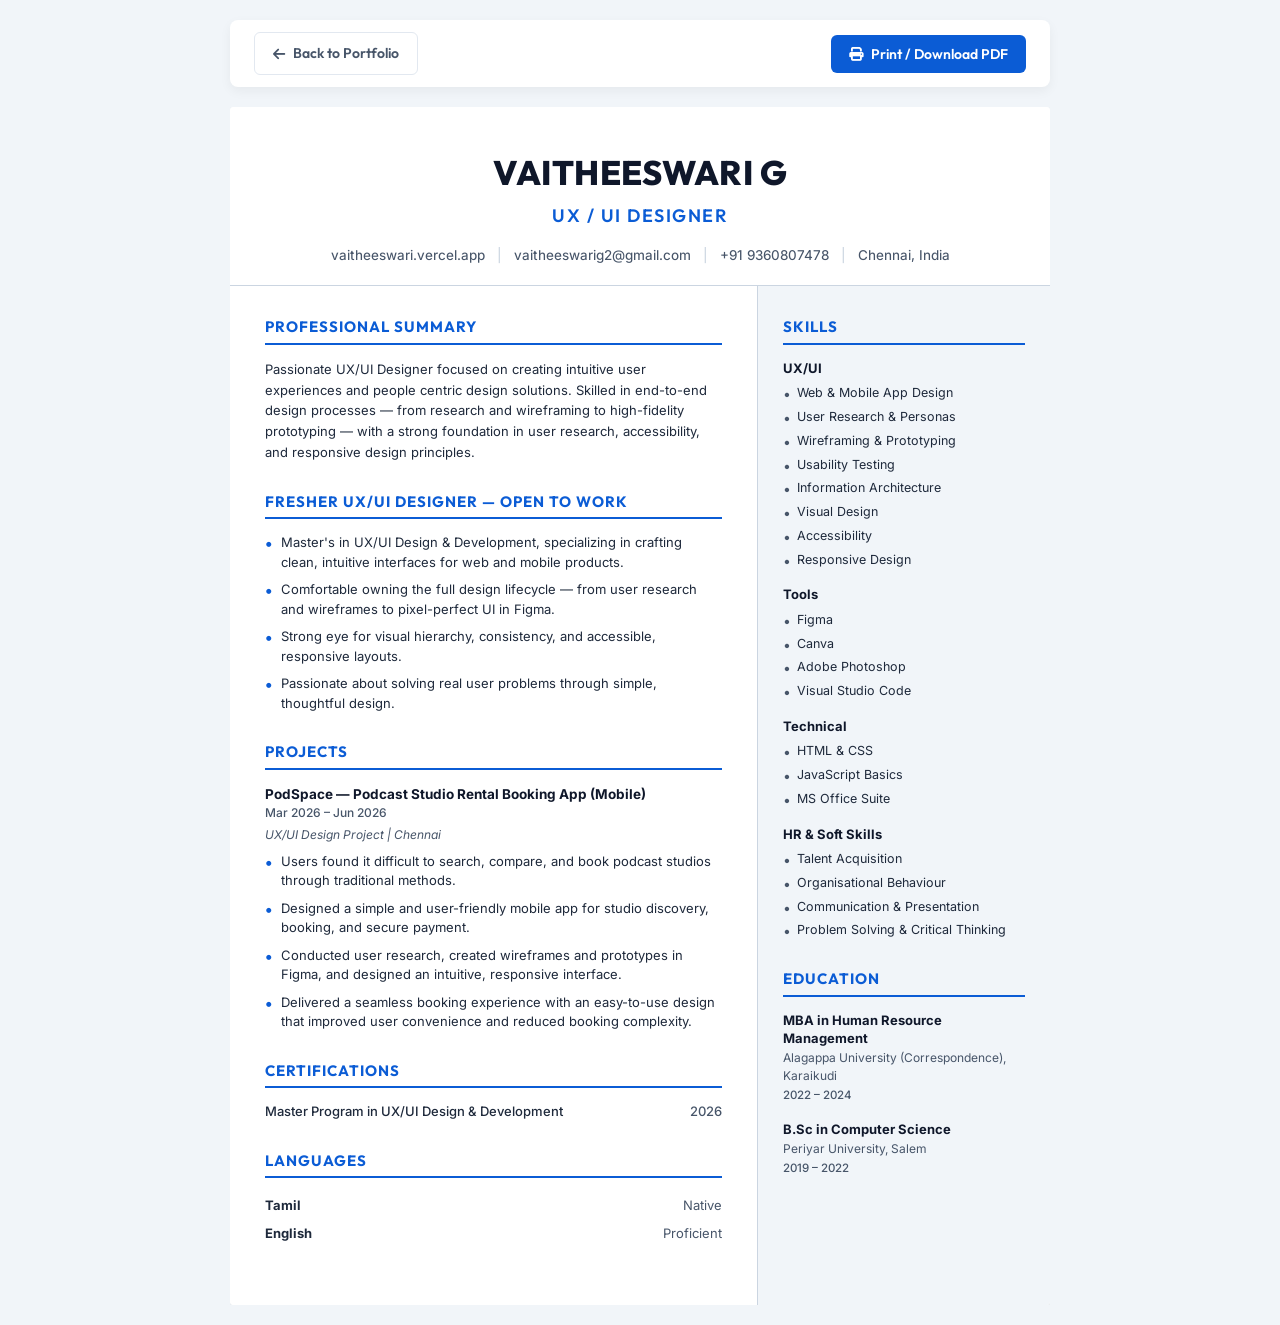
<file: resume-pdf.html>
<!DOCTYPE html>
<html lang="en">
<head>
    <meta charset="UTF-8">
    <meta name="viewport" content="width=device-width, initial-scale=1.0">
    <title>Vaitheeswari G. - Resume</title>
    <!-- Google Fonts -->
    <link rel="preconnect" href="https://fonts.googleapis.com">
    <link rel="preconnect" href="https://fonts.gstatic.com" crossorigin>
    <link href="https://fonts.googleapis.com/css2?family=Inter:wght@300;400;500;600;700&family=Outfit:wght@400;500;600;700;800&display=swap" rel="stylesheet">
    <!-- Font Awesome -->
    <link rel="stylesheet" href="https://cdnjs.cloudflare.com/ajax/libs/font-awesome/6.4.0/css/all.min.css">
    <style>
        :root {
            --primary-blue: #0b5cd5;
            --text-dark: #1e293b;
            --text-muted: #475569;
            --bg-light: #f8fafc;
            --sidebar-bg: #f1f5f9;
            --border-color: #cbd5e1;
        }

        * {
            margin: 0;
            padding: 0;
            box-sizing: border-box;
        }

        body {
            font-family: 'Inter', sans-serif;
            color: var(--text-dark);
            line-height: 1.5;
            background-color: #f1f5f9;
            padding: 20px;
            display: flex;
            flex-direction: column;
            align-items: center;
        }

        /* Controls / Navigation */
        .controls {
            width: 100%;
            max-width: 820px;
            display: flex;
            justify-content: space-between;
            align-items: center;
            margin-bottom: 20px;
            background: #ffffff;
            padding: 12px 24px;
            border-radius: 8px;
            box-shadow: 0 4px 12px rgba(0, 0, 0, 0.05);
        }

        .btn {
            display: inline-flex;
            align-items: center;
            gap: 8px;
            padding: 10px 18px;
            font-family: 'Outfit', sans-serif;
            font-weight: 600;
            font-size: 14px;
            border-radius: 6px;
            text-decoration: none;
            cursor: pointer;
            transition: all 0.2s ease;
        }

        .btn-back {
            color: var(--text-muted);
            border: 1px solid #e2e8f0;
            background: #ffffff;
        }

        .btn-back:hover {
            color: var(--primary-blue);
            border-color: var(--primary-blue);
            background: #eff6ff;
        }

        .btn-print {
            color: #ffffff;
            background-color: var(--primary-blue);
            border: none;
        }

        .btn-print:hover {
            background-color: #094ab0;
            box-shadow: 0 4px 12px rgba(11, 92, 213, 0.2);
        }

        /* Resume A4 Container */
        .resume-container {
            width: 100%;
            max-width: 820px;
            background-color: #ffffff;
            box-shadow: 0 10px 30px rgba(0, 0, 0, 0.08);
            border-radius: 4px;
            overflow: hidden;
            display: flex;
            flex-direction: column;
        }

        /* Header section */
        .resume-header {
            background-color: #ffffff;
            text-align: center;
            padding: 40px 40px 20px 40px;
            border-bottom: 1px solid var(--border-color);
        }

        .resume-header h1 {
            font-family: 'Outfit', sans-serif;
            font-size: 34px;
            font-weight: 800;
            letter-spacing: 0.5px;
            color: #0f172a;
            margin-bottom: 4px;
        }

        .resume-header .title {
            font-family: 'Outfit', sans-serif;
            font-size: 18px;
            font-weight: 600;
            letter-spacing: 1.5px;
            color: var(--primary-blue);
            text-transform: uppercase;
            margin-bottom: 16px;
        }

        .resume-header .contact-info {
            display: flex;
            justify-content: center;
            align-items: center;
            flex-wrap: wrap;
            gap: 12px;
            font-size: 13.5px;
            color: var(--text-muted);
            font-weight: 450;
        }

        .resume-header .contact-info a {
            color: var(--text-muted);
            text-decoration: none;
            transition: color 0.2s;
        }

        .resume-header .contact-info a:hover {
            color: var(--primary-blue);
        }

        .resume-header .contact-info span:not(:last-child)::after {
            content: "|";
            margin-left: 12px;
            color: var(--border-color);
        }

        /* Two columns body */
        .resume-body {
            display: grid;
            grid-template-columns: 1.8fr 1fr;
            min-height: 250mm;
        }

        /* Left (Wide) Column */
        .resume-left {
            background-color: #ffffff;
            padding: 30px 35px;
        }

        /* Right (Narrow) Column */
        .resume-right {
            background-color: var(--sidebar-bg);
            padding: 30px 25px;
            border-left: 1px solid var(--border-color);
        }

        /* Section styles */
        .section {
            margin-bottom: 28px;
        }

        .section-title {
            font-family: 'Outfit', sans-serif;
            font-size: 15px;
            font-weight: 700;
            color: var(--primary-blue);
            text-transform: uppercase;
            letter-spacing: 1px;
            border-bottom: 2px solid var(--primary-blue);
            padding-bottom: 4px;
            margin-bottom: 14px;
        }

        .section-content {
            font-size: 13px;
            color: var(--text-dark);
            line-height: 1.6;
        }

        /* Lists styling */
        .resume-list {
            list-style: none;
            padding: 0;
        }

        .resume-list li {
            position: relative;
            padding-left: 16px;
            margin-bottom: 8px;
            font-size: 13px;
            line-height: 1.5;
        }

        .resume-list li::before {
            content: "•";
            position: absolute;
            left: 0;
            color: var(--primary-blue);
            font-weight: bold;
            font-size: 16px;
            top: -2px;
        }

        /* Project specific */
        .project-item {
            margin-bottom: 18px;
        }

        .project-header {
            display: flex;
            justify-content: space-between;
            align-items: baseline;
            margin-bottom: 4px;
            flex-wrap: wrap;
        }

        .project-title {
            font-weight: 700;
            font-size: 13.5px;
            color: #0f172a;
        }

        .project-date {
            font-size: 12px;
            color: var(--text-muted);
            font-weight: 500;
        }

        .project-sub {
            font-size: 12px;
            font-style: italic;
            color: var(--text-muted);
            margin-bottom: 8px;
        }

        /* Skills Group */
        .skills-group {
            margin-bottom: 16px;
        }

        .skills-group-title {
            font-size: 13px;
            font-weight: 700;
            color: #0f172a;
            margin-bottom: 6px;
        }

        .skills-list {
            list-style: none;
            padding: 0;
        }

        .skills-list li {
            position: relative;
            padding-left: 14px;
            margin-bottom: 5px;
            font-size: 12.5px;
            color: var(--text-dark);
        }

        .skills-list li::before {
            content: "•";
            position: absolute;
            left: 0;
            color: var(--text-muted);
            font-size: 14px;
            top: -1px;
        }

        /* Education Group */
        .edu-item {
            margin-bottom: 16px;
        }

        .edu-item h3 {
            font-size: 13px;
            font-weight: 700;
            color: #0f172a;
            line-height: 1.4;
        }

        .edu-item .school {
            font-size: 12px;
            color: var(--text-muted);
            margin: 2px 0;
        }

        .edu-item .date {
            font-size: 11.5px;
            color: var(--text-muted);
            font-weight: 500;
        }

        /* Languages & Certifications */
        .lang-table {
            width: 100%;
            border-collapse: collapse;
        }

        .lang-table td {
            font-size: 13px;
            padding: 4px 0;
        }

        .lang-table td:last-child {
            text-align: right;
            color: var(--text-muted);
        }

        .cert-item {
            display: flex;
            justify-content: space-between;
            font-size: 13px;
            font-weight: 500;
        }

        .cert-year {
            color: var(--text-muted);
        }

        /* Print Media Styles */
        @media print {
            body {
                background-color: #ffffff;
                padding: 0;
            }

            .controls {
                display: none;
            }

            .resume-container {
                box-shadow: none;
                width: 100%;
                max-width: 100%;
                border-radius: 0;
            }

            .resume-right {
                border-left: 1px solid var(--border-color);
                background-color: var(--sidebar-bg) !important;
                -webkit-print-color-adjust: exact !important;
                print-color-adjust: exact !important;
            }

            * {
                -webkit-print-color-adjust: exact !important;
                print-color-adjust: exact !important;
            }
        }

        /* Viewport wrapper for PDF-like scaling on mobile */
        .resume-viewport {
            width: 100%;
            max-width: 820px;
            display: flex;
            justify-content: center;
            overflow: hidden;
        }

        .resume-container {
            width: 820px;
            background-color: #ffffff;
            box-shadow: 0 10px 30px rgba(0, 0, 0, 0.08);
            border-radius: 4px;
            overflow: hidden;
            display: flex;
            flex-direction: column;
            flex-shrink: 0;
        }

        /* Mobile View Styles */
        @media (max-width: 820px) {
            body {
                padding: 10px;
                overflow-x: hidden;
            }

            .controls {
                padding: 10px 16px;
                border-radius: 6px;
                width: 100%;
                max-width: 820px;
            }
        }
    </style>
</head>
<body>

    <!-- Controls -->
    <div class="controls">
        <a href="index.html" class="btn btn-back">
            <i class="fa-solid fa-arrow-left"></i> Back to Portfolio
        </a>
        <button onclick="window.print()" class="btn btn-print">
            <i class="fa-solid fa-print"></i> Print / Download PDF
        </button>
    </div>

    <!-- Resume Viewport for scaling on mobile -->
    <div class="resume-viewport">
        <!-- Resume Container -->
        <div class="resume-container">
        <!-- Header -->
        <header class="resume-header">
            <h1>VAITHEESWARI G</h1>
            <div class="title">UX / UI Designer</div>
            <div class="contact-info">
                <span><a href="https://vaitheeswari.vercel.app" target="_blank">vaitheeswari.vercel.app</a></span>
                <span><a href="mailto:vaitheeswarig2@gmail.com">vaitheeswarig2@gmail.com</a></span>
                <span>+91 9360807478</span>
                <span>Chennai, India</span>
            </div>
        </header>

        <!-- Body -->
        <div class="resume-body">
            <!-- Left Column -->
            <div class="resume-left">
                <!-- Professional Summary -->
                <section class="section">
                    <h2 class="section-title">Professional Summary</h2>
                    <p class="section-content">
                        Passionate UX/UI Designer focused on creating intuitive user experiences and people centric design solutions. Skilled in end-to-end design processes — from research and wireframing to high-fidelity prototyping — with a strong foundation in user research, accessibility, and responsive design principles.
                    </p>
                </section>

                <!-- Open to Work -->
                <section class="section">
                    <h2 class="section-title">Fresher UX/UI Designer — Open to Work</h2>
                    <ul class="resume-list">
                        <li>Master's in UX/UI Design & Development, specializing in crafting clean, intuitive interfaces for web and mobile products.</li>
                        <li>Comfortable owning the full design lifecycle — from user research and wireframes to pixel-perfect UI in Figma.</li>
                        <li>Strong eye for visual hierarchy, consistency, and accessible, responsive layouts.</li>
                        <li>Passionate about solving real user problems through simple, thoughtful design.</li>
                    </ul>
                </section>

                <!-- Projects -->
                <section class="section">
                    <h2 class="section-title">Projects</h2>
                    <div class="project-item">
                        <div class="project-header">
                            <span class="project-title">PodSpace — Podcast Studio Rental Booking App (Mobile)</span>
                            <span class="project-date">Mar 2026 – Jun 2026</span>
                        </div>
                        <div class="project-sub">UX/UI Design Project | Chennai</div>
                        <ul class="resume-list">
                            <li>Users found it difficult to search, compare, and book podcast studios through traditional methods.</li>
                            <li>Designed a simple and user-friendly mobile app for studio discovery, booking, and secure payment.</li>
                            <li>Conducted user research, created wireframes and prototypes in Figma, and designed an intuitive, responsive interface.</li>
                            <li>Delivered a seamless booking experience with an easy-to-use design that improved user convenience and reduced booking complexity.</li>
                        </ul>
                    </div>
                </section>

                <!-- Certifications -->
                <section class="section">
                    <h2 class="section-title">Certifications</h2>
                    <div class="cert-item">
                        <span>Master Program in UX/UI Design & Development</span>
                        <span class="cert-year">2026</span>
                    </div>
                </section>

                <!-- Languages -->
                <section class="section">
                    <h2 class="section-title">Languages</h2>
                    <table class="lang-table">
                        <tr>
                            <td><strong>Tamil</strong></td>
                            <td>Native</td>
                        </tr>
                        <tr>
                            <td><strong>English</strong></td>
                            <td>Proficient</td>
                        </tr>
                    </table>
                </section>
            </div>

            <!-- Right Column -->
            <div class="resume-right">
                <!-- Skills -->
                <section class="section">
                    <h2 class="section-title">Skills</h2>
                    
                    <div class="skills-group">
                        <div class="skills-group-title">UX/UI</div>
                        <ul class="skills-list">
                            <li>Web & Mobile App Design</li>
                            <li>User Research & Personas</li>
                            <li>Wireframing & Prototyping</li>
                            <li>Usability Testing</li>
                            <li>Information Architecture</li>
                            <li>Visual Design</li>
                            <li>Accessibility</li>
                            <li>Responsive Design</li>
                        </ul>
                    </div>

                    <div class="skills-group">
                        <div class="skills-group-title">Tools</div>
                        <ul class="skills-list">
                            <li>Figma</li>
                            <li>Canva</li>
                            <li>Adobe Photoshop</li>
                            <li>Visual Studio Code</li>
                        </ul>
                    </div>

                    <div class="skills-group">
                        <div class="skills-group-title">Technical</div>
                        <ul class="skills-list">
                            <li>HTML & CSS</li>
                            <li>JavaScript Basics</li>
                            <li>MS Office Suite</li>
                        </ul>
                    </div>

                    <div class="skills-group">
                        <div class="skills-group-title">HR & Soft Skills</div>
                        <ul class="skills-list">
                            <li>Talent Acquisition</li>
                            <li>Organisational Behaviour</li>
                            <li>Communication & Presentation</li>
                            <li>Problem Solving & Critical Thinking</li>
                        </ul>
                    </div>
                </section>

                <!-- Education -->
                <section class="section">
                    <h2 class="section-title">Education</h2>
                    
                    <div class="edu-item">
                        <h3>MBA in Human Resource Management</h3>
                        <p class="school">Alagappa University (Correspondence), Karaikudi</p>
                        <p class="date">2022 – 2024</p>
                    </div>

                    <div class="edu-item">
                        <h3>B.Sc in Computer Science</h3>
                        <p class="school">Periyar University, Salem</p>
                        <p class="date">2019 – 2022</p>
                    </div>
                </section>
            </div>
        </div>
    </div>

    <!-- Script to scale the resume container to fit mobile screens dynamically -->
    <script>
        function adjustScale() {
            const container = document.querySelector('.resume-container');
            const viewport = document.querySelector('.resume-viewport');
            if (!container || !viewport) return;
            
            // Reset styles first to get clean measurements
            viewport.style.height = 'auto';
            container.style.transform = 'none';
            container.style.zoom = '1';
            
            const viewportWidth = viewport.clientWidth;
            const targetWidth = 820; // Width of A4 page container
            
            if (viewportWidth < targetWidth) {
                // Determine scale ratio (with a tiny margin)
                const scale = (viewportWidth - 16) / targetWidth;
                
                // Try using zoom first (highly responsive on mobile browsers)
                if ('zoom' in document.documentElement.style) {
                    container.style.zoom = scale;
                } else {
                    // Fallback to CSS transform scale
                    container.style.transform = `scale(${scale})`;
                    container.style.transformOrigin = 'top center';
                    
                    // Since transform scale doesn't affect parent container size, adjust height manually
                    const scaledHeight = container.offsetHeight * scale;
                    viewport.style.height = `${scaledHeight}px`;
                }
            }
        }
        
        window.addEventListener('resize', adjustScale);
        window.addEventListener('load', adjustScale);
        document.addEventListener('DOMContentLoaded', adjustScale);
        
        // Run once immediately
        adjustScale();
    </script>
</body>
</html>
</file>
<file: style.css>
/* ==========================================================================
   DESIGN TOKENS & SYSTEM DEFINITION
   ========================================================================== */
:root {
    /* Color Palette */
    --bg-dark: #111827;                   /* Background (Charcoal Dark Navy) */
    --bg-darker: #0b0f19;                 /* Deep Cyber Black */
    --surface-glass: rgba(255, 255, 255, 0.03); /* Cyber Glassmorphic Card */
    --surface-glass-hover: rgba(255, 255, 255, 0.06);
    --surface-glass-border: rgba(255, 255, 255, 0.08);
    --surface-glass-border-focus: rgba(0, 212, 255, 0.45);
    
    --primary: hsl(322, 100%, 65%);       /* Accent 2: #FF4ECD (Neon Pink) */
    --primary-glow: rgba(255, 78, 205, 0.35);
    --accent: hsl(190, 100%, 50%);        /* Accent 1: #00D4FF (Neon Cyan) */
    --accent-glow: rgba(0, 212, 255, 0.35);
    --secondary-color: hsl(262, 83%, 58%); /* Accent 3: #7C3AED (Royal Purple) */
    
    --text-primary: #FFFFFF;              /* Pure White Text */
    --text-secondary: #94A3B8;            /* Cool Slate Body Text */
    --text-muted: #64748B;                /* Muted Slate Text */
    
    /* Typography */
    --font-heading: 'Outfit', sans-serif;
    --font-body: 'Inter', sans-serif;
    
    /* Transitions */
    --transition-smooth: all 0.4s cubic-bezier(0.16, 1, 0.3, 1);
    --transition-bounce: all 0.5s cubic-bezier(0.175, 0.885, 0.32, 1.275);
    
    /* Border Radius */
    --radius-sm: 8px;
    --radius-md: 16px;
    --radius-lg: 24px;
    --radius-full: 9999px;
}

/* ==========================================================================
   RESET & GLOBAL RESETS
   ========================================================================== */
* {
    margin: 0;
    padding: 0;
    box-sizing: border-box;
}

html {
    scroll-behavior: smooth;
    scrollbar-width: thin;
    scrollbar-color: var(--primary) var(--bg-dark);
}

body {
    background-color: var(--bg-dark);
    color: var(--text-primary);
    font-family: var(--font-body);
    overflow-x: hidden;
    line-height: 1.6;
}

/* Custom Scrollbar for Chrome, Safari and Opera */
body::-webkit-scrollbar {
    width: 8px;
}

body::-webkit-scrollbar-track {
    background: var(--bg-darker);
}

body::-webkit-scrollbar-thumb {
    background-color: var(--primary);
    border-radius: var(--radius-full);
    border: 2px solid var(--bg-darker);
}

.container {
    max-width: 1200px;
    margin: 0 auto;
    padding: 0 24px;
    width: 100%;
}

/* ==========================================================================
   CUSTOM CURSOR (NON-TOUCH DEVICES)
   ========================================================================== */
.custom-cursor {
    width: 8px;
    height: 8px;
    background-color: var(--accent);
    border-radius: 50%;
    position: fixed;
    transform: translate(-50%, -50%);
    pointer-events: none;
    z-index: 9999;
    transition: width 0.2s, height 0.2s, background-color 0.2s;
}

.custom-cursor-glow {
    width: 40px;
    height: 40px;
    border: 2px solid var(--primary);
    border-radius: 50%;
    position: fixed;
    transform: translate(-50%, -50%);
    pointer-events: none;
    z-index: 9998;
    transition: transform 0.1s ease, width 0.3s, height 0.3s, border-color 0.3s;
}

/* Hover active state for cursor */
.custom-cursor.active {
    width: 16px;
    height: 16px;
    background-color: var(--primary);
}

.custom-cursor-glow.active {
    width: 60px;
    height: 60px;
    border-color: var(--accent);
    background-color: rgba(20, 184, 166, 0.05);
}

/* Hide on mobile devices */
@media (max-width: 1024px) {
    .custom-cursor, .custom-cursor-glow {
        display: none;
    }
}

/* ==========================================================================
   AMBIENT GLOWS
   ========================================================================== */
.ambient-glow {
    position: fixed;
    border-radius: 50%;
    filter: blur(140px);
    opacity: 0.15;
    pointer-events: none;
    z-index: -1;
    animation: pulseGlow 15s infinite alternate;
}

.glow-1 {
    width: 45vw;
    height: 45vw;
    background: radial-gradient(circle, var(--primary) 0%, transparent 70%);
    top: -10vw;
    left: -10vw;
}

.glow-2 {
    width: 50vw;
    height: 50vw;
    background: radial-gradient(circle, var(--accent) 0%, transparent 70%);
    bottom: -15vw;
    right: -10vw;
    animation-delay: -5s;
}

.glow-3 {
    width: 35vw;
    height: 35vw;
    background: radial-gradient(circle, var(--secondary-color) 0%, transparent 70%);
    top: 40vh;
    left: 45vw;
    animation-delay: -10s;
}

@keyframes pulseGlow {
    0% { transform: scale(1) translate(0, 0); opacity: 0.15; }
    50% { transform: scale(1.1) translate(5%, 2%); opacity: 0.18; }
    100% { transform: scale(0.9) translate(-2%, -5%); opacity: 0.12; }
}

/* ==========================================================================
   GLASSMORPHISM STYLE CARD
   ========================================================================== */
.glass-card {
    background: var(--surface-glass);
    backdrop-filter: blur(12px);
    -webkit-backdrop-filter: blur(12px);
    border: 1px solid var(--surface-glass-border);
    border-radius: var(--radius-md);
    transition: var(--transition-smooth);
}

.glass-card:hover {
    background: var(--surface-glass-hover);
    border-color: rgba(255, 255, 255, 0.15);
    box-shadow: 0 20px 40px -15px rgba(0, 0, 0, 0.5);
}

/* ==========================================================================
   BUTTONS
   ========================================================================== */
.btn {
    display: inline-flex;
    align-items: center;
    justify-content: center;
    padding: 14px 28px;
    font-family: var(--font-heading);
    font-weight: 600;
    font-size: 15px;
    border-radius: var(--radius-full);
    border: none;
    cursor: pointer;
    text-decoration: none;
    transition: var(--transition-smooth);
    position: relative;
    overflow: hidden;
}

.btn-primary {
    background: linear-gradient(135deg, var(--primary), var(--secondary-color));
    color: var(--text-primary);
    box-shadow: 0 4px 20px var(--primary-glow);
}

.btn-primary:hover {
    transform: translateY(-3px);
    box-shadow: 0 10px 25px var(--primary-glow);
}

.btn-primary .btn-icon {
    margin-left: 10px;
    transition: transform 0.3s;
}

.btn-primary:hover .btn-icon {
    transform: translateX(4px);
}

.btn-secondary {
    background: var(--surface-glass);
    color: var(--text-primary);
    border: 1px solid var(--surface-glass-border);
}

.btn-secondary:hover {
    background: var(--text-primary);
    color: var(--bg-dark);
    transform: translateY(-3px);
}

.full-width {
    width: 100%;
}

/* ==========================================================================
   NAVIGATION / HEADER
   ========================================================================== */
#main-header {
    position: fixed;
    top: 0;
    left: 0;
    width: 100%;
    z-index: 1000;
    background: rgba(15, 23, 42, 0.7);
    backdrop-filter: blur(12px);
    -webkit-backdrop-filter: blur(12px);
    border-bottom: 1px solid var(--surface-glass-border);
    transition: var(--transition-smooth);
}

#main-header.scrolled {
    padding: 12px 0;
    background: rgba(9, 13, 22, 0.85);
    box-shadow: 0 10px 30px rgba(0, 0, 0, 0.4);
}

.header-container {
    max-width: 1200px;
    margin: 0 auto;
    padding: 16px 24px;
    display: flex;
    justify-content: space-between;
    align-items: center;
    transition: var(--transition-smooth);
}

.logo {
    font-family: var(--font-heading);
    font-size: 22px;
    font-weight: 800;
    color: var(--text-primary);
    text-decoration: none;
    letter-spacing: -0.5px;
}

.logo-accent {
    color: var(--accent);
}

.nav-menu {
    display: flex;
    gap: 32px;
}

.nav-link {
    color: var(--text-secondary);
    text-decoration: none;
    font-family: var(--font-heading);
    font-weight: 600;
    font-size: 14px;
    transition: var(--transition-smooth);
    position: relative;
    padding: 8px 18px;
    border-radius: var(--radius-full);
    border: 1px solid rgba(255, 255, 255, 0.05);
    background: rgba(255, 255, 255, 0.02);
    display: inline-block;
}

.nav-link:hover {
    color: var(--text-primary);
    background: var(--surface-glass-hover);
    border-color: rgba(255, 255, 255, 0.15);
    transform: translateY(-1px);
}

.nav-link.active {
    color: var(--text-primary);
    background: linear-gradient(135deg, rgba(255, 78, 205, 0.12), rgba(0, 212, 255, 0.12));
    border-color: var(--accent);
    box-shadow: 0 0 15px var(--accent-glow);
}

.hamburger-menu {
    display: none;
    flex-direction: column;
    gap: 6px;
    cursor: pointer;
    z-index: 1001;
}

.hamburger-menu span {
    width: 25px;
    height: 2px;
    background-color: var(--text-primary);
    border-radius: 2px;
    transition: var(--transition-smooth);
}

/* Hamburger active animation */
.hamburger-menu.active span:nth-child(1) {
    transform: translateY(8px) rotate(45deg);
}

.hamburger-menu.active span:nth-child(2) {
    opacity: 0;
}

.hamburger-menu.active span:nth-child(3) {
    transform: translateY(-8px) rotate(-45deg);
}

@media (max-width: 768px) {
    .nav-menu {
        position: fixed;
        top: 0;
        right: -100%;
        height: 100vh;
        width: 75%;
        max-width: 320px;
        background: rgba(6, 5, 11, 0.95);
        backdrop-filter: blur(20px);
        flex-direction: column;
        justify-content: center;
        align-items: center;
        gap: 40px;
        z-index: 999;
        transition: var(--transition-smooth);
        border-left: 1px solid var(--surface-glass-border);
    }
    
    .nav-menu.active {
        right: 0;
    }
    
    .hamburger-menu {
        display: flex;
    }
}

/* ==========================================================================
   HERO SECTION
   ========================================================================== */
.hero-section {
    min-height: 100vh;
    display: flex;
    align-items: center;
    position: relative;
    padding-top: 100px;
    overflow: hidden;
}

.hero-container {
    display: grid;
    grid-template-columns: 1.2fr 0.8fr;
    gap: 48px;
    align-items: center;
}

.badge-container {
    margin-bottom: 24px;
}

.badge {
    background: rgba(99, 102, 241, 0.1);
    color: var(--primary);
    border: 1px solid rgba(99, 102, 241, 0.25);
    padding: 8px 16px;
    border-radius: var(--radius-full);
    font-size: 13px;
    font-family: var(--font-heading);
    font-weight: 600;
    text-transform: uppercase;
    letter-spacing: 1px;
}

.badge i {
    margin-right: 6px;
}

.hero-title {
    font-family: var(--font-heading);
    font-size: clamp(36px, 5vw, 64px);
    font-weight: 800;
    line-height: 1.15;
    letter-spacing: -2px;
    margin-bottom: 24px;
}

.gradient-text {
    background: linear-gradient(135deg, var(--primary), var(--accent));
    -webkit-background-clip: text;
    -webkit-text-fill-color: transparent;
}

.hero-subtitle {
    font-size: clamp(16px, 2vw, 18px);
    color: var(--text-secondary);
    margin-bottom: 40px;
    max-width: 580px;
}

.highlight {
    color: var(--text-primary);
    font-weight: 600;
}

.hero-actions {
    display: flex;
    gap: 16px;
}

/* Interactive Card styling */
.hero-interactive-card {
    border-radius: var(--radius-md);
    overflow: hidden;
    box-shadow: 0 30px 60px -15px rgba(0, 0, 0, 0.6);
}

.card-header {
    background: rgba(0, 0, 0, 0.3);
    padding: 14px 20px;
    display: flex;
    align-items: center;
    border-bottom: 1px solid var(--surface-glass-border);
}

.dots {
    display: flex;
    gap: 8px;
    margin-right: 16px;
}

.dot {
    width: 10px;
    height: 10px;
    border-radius: 50%;
}

.dot.red { background-color: #ef4444; }
.dot.yellow { background-color: #f59e0b; }
.dot.green { background-color: #10b981; }

.card-title {
    font-family: var(--font-heading);
    font-size: 13px;
    color: var(--text-muted);
}

.card-body {
    padding: 24px;
    font-size: 13px;
    line-height: 1.8;
}

.code-font {
    font-family: 'Courier New', Courier, monospace;
}

.code-keyword { color: #f472b6; }
.code-variable { color: #818cf8; }
.code-property { color: #34d399; }
.code-string { color: #fbbf24; }

.indent-1 { padding-left: 20px; }
.indent-2 { padding-left: 40px; }

.scroll-down {
    position: absolute;
    bottom: 40px;
    left: 50%;
    transform: translateX(-50%);
    display: flex;
    justify-content: center;
    z-index: 10;
}

.mouse {
    width: 26px;
    height: 44px;
    border: 2px solid var(--text-muted);
    border-radius: var(--radius-full);
    display: flex;
    justify-content: center;
    padding-top: 6px;
}

.wheel {
    width: 4px;
    height: 8px;
    background-color: var(--accent);
    border-radius: var(--radius-full);
    animation: scrollAnimation 1.5s infinite;
}

@keyframes scrollAnimation {
    0% { transform: translateY(0); opacity: 1; }
    100% { transform: translateY(12px); opacity: 0; }
}

@media (max-width: 991px) {
    .hero-container {
        grid-template-columns: 1fr;
        gap: 56px;
    }
    
    .hero-visual {
        max-width: 500px;
        margin: 0 auto;
        width: 100%;
    }
}

/* ==========================================================================
   SECTIONS GENERAL
   ========================================================================== */
section {
    padding: 100px 0;
    position: relative;
}

.section-header {
    margin-bottom: 64px;
}

.section-header.center {
    text-align: center;
}

.section-tag {
    font-family: var(--font-heading);
    font-size: 13px;
    font-weight: 700;
    color: var(--accent);
    text-transform: uppercase;
    letter-spacing: 2px;
    display: block;
    margin-bottom: 12px;
}

.section-title {
    font-family: var(--font-heading);
    font-size: clamp(28px, 4vw, 44px);
    font-weight: 800;
    letter-spacing: -1px;
}

.section-subtitle {
    color: var(--text-secondary);
    margin-top: 12px;
    font-size: 16px;
}

/* Reveal on Scroll styling */
.scroll-reveal {
    opacity: 0;
    transform: translateY(40px);
    transition: opacity 0.8s ease, transform 0.8s cubic-bezier(0.16, 1, 0.3, 1);
}

.scroll-reveal.revealed {
    opacity: 1;
    transform: translateY(0);
}

/* ==========================================================================
   ABOUT SECTION
   ========================================================================== */
.about-premium-card {
    display: grid;
    grid-template-columns: 0.8fr 1.2fr;
    gap: 48px;
    padding: 48px;
    align-items: center;
    border-radius: var(--radius-lg);
    background: var(--surface-glass);
    border: 1px solid var(--surface-glass-border);
    transition: var(--transition-smooth);
    box-shadow: 0 30px 60px -15px rgba(0, 0, 0, 0.4);
}

.about-premium-card:hover {
    transform: translateY(-8px);
    border-color: var(--accent);
    box-shadow: 0 40px 80px -20px var(--accent-glow);
}

.about-card-image {
    position: relative;
    border-radius: var(--radius-md);
    overflow: hidden;
    aspect-ratio: 1 / 1;
    width: 100%;
    border: 2px solid var(--surface-glass-border);
    transition: var(--transition-smooth);
}

.about-premium-card:hover .about-card-image {
    border-color: var(--primary);
    box-shadow: 0 15px 30px var(--primary-glow);
}

.about-card-img {
    width: 100%;
    height: 100%;
    object-fit: cover;
    transition: var(--transition-smooth);
}

.about-premium-card:hover .about-card-img {
    transform: scale(1.05);
}

.about-card-img-glow {
    position: absolute;
    top: 0;
    left: 0;
    width: 100%;
    height: 100%;
    background: radial-gradient(circle, var(--primary) 0%, transparent 70%);
    opacity: 0;
    transition: var(--transition-smooth);
    mix-blend-mode: color-dodge;
    pointer-events: none;
}

.about-premium-card:hover .about-card-img-glow {
    opacity: 0.25;
}

.about-card-content {
    display: flex;
    flex-direction: column;
    justify-content: center;
}

.lead-paragraph {
    font-size: 18px;
    color: var(--text-primary);
    margin-bottom: 24px;
    line-height: 1.6;
    font-weight: 500;
}

.about-card-content p {
    color: var(--text-secondary);
    margin-bottom: 32px;
}

.stats-row {
    display: flex;
    gap: 40px;
}

.stat-box {
    display: flex;
    flex-direction: column;
}

.stat-num {
    font-family: var(--font-heading);
    font-size: clamp(32px, 4vw, 48px);
    font-weight: 800;
    color: var(--accent);
    line-height: 1;
}

.stat-label {
    font-size: 13px;
    color: var(--text-muted);
    margin-top: 8px;
    font-weight: 500;
}

/* --- About Blocks (Education / Experience) --- */
.about-block {
    margin-bottom: 20px;
}

.about-block-title {
    font-size: 14px;
    font-weight: 700;
    letter-spacing: 0.08em;
    text-transform: uppercase;
    color: var(--accent);
    margin-bottom: 8px;
    display: flex;
    align-items: center;
    gap: 8px;
}

.about-block p {
    color: var(--text-secondary);
    margin-bottom: 0 !important;
    font-size: 15px;
    line-height: 1.7;
}

/* --- Philosophy & Goal Cards Row --- */
.about-philosophy-goal-row {
    display: grid;
    grid-template-columns: 1fr 1fr;
    gap: 16px;
    margin-bottom: 20px;
}

.about-highlight-card {
    border-radius: 14px;
    padding: 20px;
    position: relative;
    display: flex;
    flex-direction: column;
    gap: 8px;
    border: 1px solid rgba(255, 255, 255, 0.07);
    transition: var(--transition-smooth);
}

.philosophy-card {
    background: linear-gradient(135deg, rgba(139, 92, 246, 0.12), rgba(59, 130, 246, 0.08));
}

.goal-card-about {
    background: linear-gradient(135deg, rgba(236, 72, 153, 0.12), rgba(249, 115, 22, 0.08));
}

.about-highlight-card:hover {
    transform: translateY(-2px);
    border-color: rgba(255, 255, 255, 0.14);
}

.about-highlight-icon {
    width: 36px;
    height: 36px;
    border-radius: 10px;
    display: flex;
    align-items: center;
    justify-content: center;
    font-size: 16px;
    background: rgba(255,255,255,0.07);
    color: var(--accent);
    margin-bottom: 4px;
}

.about-highlight-card h4 {
    font-size: 13px;
    font-weight: 700;
    text-transform: uppercase;
    letter-spacing: 0.07em;
    color: var(--text-primary);
    margin-bottom: 4px;
}

.about-highlight-card p {
    color: var(--text-secondary);
    font-size: 13px;
    line-height: 1.6;
    margin-bottom: 0 !important;
}

/* --- Tools Row --- */
.about-tools-row {
    display: flex;
    flex-wrap: wrap;
    align-items: center;
    gap: 10px;
    margin-bottom: 28px;
}

.tools-label {
    font-size: 13px;
    font-weight: 700;
    color: var(--text-muted);
    text-transform: uppercase;
    letter-spacing: 0.07em;
    display: flex;
    align-items: center;
    gap: 6px;
    margin-right: 4px;
}

.tool-chip {
    display: inline-flex;
    align-items: center;
    gap: 6px;
    padding: 5px 14px;
    border-radius: 50px;
    font-size: 12px;
    font-weight: 600;
    background: rgba(255, 255, 255, 0.06);
    border: 1px solid rgba(255, 255, 255, 0.1);
    color: var(--text-secondary);
    transition: var(--transition-smooth);
}

.tool-chip:hover {
    background: rgba(139, 92, 246, 0.18);
    border-color: var(--accent);
    color: var(--text-primary);
}

@media (max-width: 640px) {
    .about-philosophy-goal-row {
        grid-template-columns: 1fr;
    }
}
@media (max-width: 991px) {
    .about-premium-card {
        grid-template-columns: 1fr;
        padding: 32px;
        gap: 32px;
    }
}

/* ==========================================================================
   SKILLS SECTION
   ========================================================================== */
.skills-container {
    display: grid;
    grid-template-columns: repeat(auto-fit, minmax(320px, 1fr));
    gap: 32px;
}

.skill-category {
    padding: 32px;
    transition: var(--transition-smooth);
    position: relative;
    overflow: hidden;
}

.skill-category::before {
    content: '';
    position: absolute;
    top: 0;
    left: 0;
    width: 100%;
    height: 100%;
    background: linear-gradient(135deg, rgba(0, 212, 255, 0.03) 0%, rgba(255, 78, 205, 0.03) 100%);
    opacity: 0;
    transition: var(--transition-smooth);
    z-index: 0;
}

.skill-category:hover::before {
    opacity: 1;
}

.skill-category h3, 
.skill-list {
    position: relative;
    z-index: 1;
}

.skill-category:hover {
    transform: translateY(-8px);
    border-color: var(--surface-glass-border-focus);
    box-shadow: 0 20px 40px -15px var(--accent-glow);
}

.skill-category h3 {
    font-family: var(--font-heading);
    font-size: 20px;
    margin-bottom: 24px;
    display: flex;
    align-items: center;
    gap: 12px;
}

.skill-category h3 i {
    color: var(--accent);
    transition: transform 0.4s cubic-bezier(0.175, 0.885, 0.32, 1.275), color 0.4s ease;
}

.skill-category:hover h3 i {
    transform: scale(1.25) rotate(10deg);
    color: var(--primary);
}

.skill-list {
    list-style: none;
    display: flex;
    flex-direction: column;
    gap: 16px;
}

.skill-list li {
    display: flex;
    align-items: center;
    gap: 12px;
    font-size: 15px;
    color: var(--text-secondary);
    transition: transform 0.3s ease, color 0.3s ease;
}

.skill-list li i {
    color: var(--accent);
    font-size: 14px;
    transition: transform 0.3s ease, color 0.3s ease;
}

.skill-list li:hover {
    color: var(--text-primary);
    transform: translateX(6px);
}

.skill-list li:hover i {
    color: var(--primary);
    transform: scale(1.2);
}

/* ==========================================================================
   PORTFOLIO / CASE STUDY SECTION
   ========================================================================== */
.case-study-hero-card {
    display: grid;
    grid-template-columns: 1.1fr 0.9fr;
    border-radius: var(--radius-lg);
    overflow: hidden;
    box-shadow: 0 30px 60px -20px rgba(0, 0, 0, 0.7);
}

.case-study-image-wrapper {
    position: relative;
    min-height: 640px;
    background-color: var(--bg-darker);
    overflow: hidden;
    display: flex;
    align-items: center;
    justify-content: center;
    padding: 40px 0;
}

.slider-wrapper {
    position: relative;
    user-select: none;
    width: 100%;
    display: flex;
    align-items: center;
    justify-content: center;
}

/* Smartphone Mockup Container */
.phone-mockup {
    position: relative;
    width: 270px;
    height: 550px;
    background: #000;
    border-radius: 42px;
    box-shadow: 
        0px 25px 50px -12px rgba(0, 0, 0, 0.8),
        0px 0px 0px 4px rgba(255, 255, 255, 0.05),
        inset 0px 0px 0px 2px rgba(255, 255, 255, 0.15);
    display: flex;
    align-items: center;
    justify-content: center;
    transition: var(--transition-bounce);
    z-index: 5;
}

.phone-mockup:hover {
    transform: translateY(-8px) rotate(1deg) scale(1.02);
    box-shadow: 
        0px 35px 60px -15px var(--primary-glow),
        0px 0px 0px 4px rgba(255, 255, 255, 0.1),
        inset 0px 0px 0px 2px rgba(255, 255, 255, 0.25);
}

.phone-bezel {
    width: 100%;
    height: 100%;
    padding: 10px;
    background: #080710;
    border-radius: 42px;
    border: 1px solid rgba(255, 255, 255, 0.1);
    position: relative;
    overflow: hidden;
}

.phone-screen-container {
    width: 100%;
    height: 100%;
    background: #000;
    border-radius: 32px;
    overflow: hidden;
    position: relative;
    display: flex;
    flex-direction: column;
}


/* Physical Buttons */
.phone-button {
    position: absolute;
    background: #111;
    z-index: -1;
}

.volume-up {
    width: 3px;
    height: 35px;
    left: -3px;
    top: 100px;
    border-radius: 3px 0 0 3px;
}

.volume-down {
    width: 3px;
    height: 35px;
    left: -3px;
    top: 145px;
    border-radius: 3px 0 0 3px;
}

.power {
    width: 3px;
    height: 50px;
    right: -3px;
    top: 120px;
    border-radius: 0 3px 3px 0;
}

.slider-track {
    width: 100%;
    height: 100%;
    position: relative;
    overflow: hidden;
}

.slider-track .case-study-img {
    display: none;
}

.slider-track .case-study-img.active {
    display: block;
    animation: slideFadeIn 0.5s cubic-bezier(0.16, 1, 0.3, 1) forwards;
}

@keyframes slideFadeIn {
    from { opacity: 0; transform: scale(1.05); }
    to { opacity: 1; transform: scale(1); }
}

.slider-btn {
    position: absolute;
    top: 50%;
    transform: translateY(-50%);
    width: 44px;
    height: 44px;
    border-radius: 50%;
    background: rgba(15, 23, 42, 0.75);
    backdrop-filter: blur(8px);
    -webkit-backdrop-filter: blur(8px);
    border: 1px solid rgba(255, 255, 255, 0.15);
    color: var(--text-primary);
    display: flex;
    align-items: center;
    justify-content: center;
    cursor: pointer;
    z-index: 10;
    transition: var(--transition-smooth);
}

.slider-btn:hover {
    background: var(--primary);
    border-color: var(--primary);
    transform: translateY(-50%) scale(1.1);
    box-shadow: 0 0 15px var(--primary-glow);
}

.prev-btn {
    left: 24px;
}

.next-btn {
    right: 24px;
}

.slider-title {
    position: absolute;
    top: 16px;
    left: 24px;
    padding: 6px 14px;
    border-radius: var(--radius-full);
    background: rgba(15, 23, 42, 0.85);
    border: 1px solid rgba(255, 255, 255, 0.1);
    color: var(--text-primary);
    font-size: 12px;
    font-weight: 700;
    z-index: 10;
    font-family: var(--font-heading);
    letter-spacing: 0.5px;
}

.slider-counter {
    position: absolute;
    bottom: 16px;
    right: 24px;
    padding: 6px 14px;
    border-radius: var(--radius-full);
    background: rgba(15, 23, 42, 0.85);
    border: 1px solid rgba(255, 255, 255, 0.1);
    color: var(--text-primary);
    font-size: 12px;
    font-weight: 700;
    z-index: 10;
    font-family: var(--font-heading);
    letter-spacing: 0.5px;
}

.case-study-img {
    width: 100%;
    height: 100%;
    object-fit: cover;
    transition: var(--transition-bounce);
}

.img-overlay-glow {
    position: absolute;
    top: 50%;
    left: 50%;
    transform: translate(-50%, -50%);
    width: 60%;
    height: 60%;
    background: radial-gradient(circle, var(--primary-glow) 0%, transparent 60%);
    pointer-events: none;
}

.case-study-summary-content {
    padding: 48px;
    display: flex;
    flex-direction: column;
    justify-content: center;
}

.cs-badge {
    color: var(--accent);
    font-family: var(--font-heading);
    font-weight: 700;
    font-size: 13px;
    text-transform: uppercase;
    letter-spacing: 1px;
    margin-bottom: 8px;
}

.cs-title {
    font-family: var(--font-heading);
    font-size: 32px;
    font-weight: 800;
    margin-bottom: 4px;
}

.cs-subtitle {
    color: var(--text-muted);
    font-weight: 500;
    font-size: 16px;
    margin-bottom: 20px;
}

.cs-desc {
    color: var(--text-secondary);
    margin-bottom: 32px;
    font-size: 15px;
}

.cs-meta {
    margin-bottom: 32px;
    font-size: 14px;
    color: var(--text-muted);
    display: flex;
    flex-direction: column;
    gap: 8px;
}

@media (max-width: 991px) {
    .case-study-hero-card {
        grid-template-columns: 1fr;
    }
    
    .case-study-image-wrapper {
        min-height: 300px;
    }
    
    .case-study-summary-content {
        padding: 32px;
    }
}

/* ==========================================================================
   TIMELINE SECTION
   ========================================================================== */
.timeline-container {
    position: relative;
    max-width: 800px;
    margin: 0 auto;
}

.timeline-container::after {
    content: '';
    position: absolute;
    width: 2px;
    background-color: var(--surface-glass-border);
    top: 0;
    bottom: 0;
    left: 50%;
    transform: translateX(-50%);
}

.timeline-item {
    padding: 28px;
    position: relative;
    width: calc(50% - 30px);
    margin-bottom: 32px;
}

.timeline-item.left {
    left: 0;
}

.timeline-item.right {
    left: 50%;
    margin-left: 30px;
}

.timeline-dot {
    width: 16px;
    height: 16px;
    background-color: var(--accent);
    border: 3px solid var(--bg-dark);
    position: absolute;
    border-radius: 50%;
    top: 36px;
    z-index: 10;
}

.left .timeline-dot {
    right: -39px;
}

.right .timeline-dot {
    left: -39px;
}

.timeline-date {
    font-family: var(--font-heading);
    font-size: 13px;
    font-weight: 700;
    color: var(--accent);
    margin-bottom: 8px;
    display: block;
}

.timeline-item h3 {
    font-family: var(--font-heading);
    font-size: 18px;
    margin-bottom: 4px;
}

.timeline-item h4 {
    color: var(--text-muted);
    font-size: 14px;
    font-weight: 500;
    margin-bottom: 12px;
}

.timeline-item p {
    color: var(--text-secondary);
    font-size: 14px;
}

@media (max-width: 768px) {
    .timeline-container::after {
        left: 20px;
    }
    
    .timeline-item {
        width: 100%;
        left: 0 !important;
        margin-left: 0 !important;
        padding-left: 32px !important;
        margin-bottom: 24px;
    }
    
    .timeline-dot {
        left: 12px !important;
    }
}

/* ==========================================================================
   CONTACT SECTION
   ========================================================================== */
.contact-grid {
    display: grid;
    grid-template-columns: 0.9fr 1.1fr;
    gap: 48px;
}

.contact-info {
    padding: 40px;
}

.contact-info h3 {
    font-family: var(--font-heading);
    font-size: 24px;
    margin-bottom: 12px;
}

.contact-info p {
    color: var(--text-secondary);
    margin-bottom: 32px;
}

.contact-details {
    list-style: none;
    display: flex;
    flex-direction: column;
    gap: 24px;
    margin-bottom: 40px;
}

.contact-details li {
    display: flex;
    gap: 20px;
    align-items: center;
}

.contact-icon {
    width: 48px;
    height: 48px;
    border-radius: 50%;
    background: rgba(20, 184, 166, 0.1);
    color: var(--accent);
    display: flex;
    align-items: center;
    justify-content: center;
    font-size: 18px;
}

.contact-details h4 {
    font-family: var(--font-heading);
    font-size: 14px;
    color: var(--text-muted);
}

.contact-details a {
    color: var(--text-primary);
    text-decoration: none;
    font-weight: 500;
    transition: var(--transition-smooth);
}

.contact-details a:hover {
    color: var(--accent);
}

.social-links {
    display: flex;
    gap: 16px;
}

.social-btn {
    width: 44px;
    height: 44px;
    border-radius: 50%;
    background: var(--surface-glass);
    border: 1px solid var(--surface-glass-border);
    color: var(--text-primary);
    display: flex;
    align-items: center;
    justify-content: center;
    text-decoration: none;
    transition: var(--transition-smooth);
    font-size: 16px;
}

.social-btn:hover {
    background: var(--primary);
    color: var(--text-primary);
    transform: translateY(-3px);
    box-shadow: 0 6px 15px var(--primary-glow);
}

.contact-form-wrapper {
    padding: 40px;
}

.contact-form {
    display: flex;
    flex-direction: column;
    gap: 24px;
}

.form-row {
    display: grid;
    grid-template-columns: 1fr 1fr;
    gap: 20px;
}

.form-group {
    display: flex;
    flex-direction: column;
    gap: 8px;
}

.form-group label {
    font-family: var(--font-heading);
    font-size: 13px;
    font-weight: 600;
    color: var(--text-secondary);
    text-transform: uppercase;
    letter-spacing: 0.5px;
}

.form-group input, .form-group textarea {
    background: rgba(0, 0, 0, 0.2);
    border: 1px solid var(--surface-glass-border);
    border-radius: var(--radius-sm);
    padding: 14px 18px;
    color: var(--text-primary);
    font-family: var(--font-body);
    font-size: 15px;
    transition: var(--transition-smooth);
}

.form-group input::placeholder, .form-group textarea::placeholder {
    color: var(--text-muted);
}

.form-group input:focus, .form-group textarea:focus {
    outline: none;
    border-color: var(--primary);
    background: rgba(0, 0, 0, 0.4);
    box-shadow: 0 0 0 3px rgba(99, 102, 241, 0.15);
}

@media (max-width: 991px) {
    .contact-grid {
        grid-template-columns: 1fr;
    }
}

@media (max-width: 576px) {
    .form-row {
        grid-template-columns: 1fr;
    }
}

/* ==========================================================================
   CASE STUDY MODAL (LIGHTBOX)
   ========================================================================== */
.modal-backdrop {
    position: fixed;
    top: 0;
    left: 0;
    width: 100%;
    height: 100%;
    background-color: rgba(6, 5, 11, 0.9);
    backdrop-filter: blur(20px);
    z-index: 2000;
    display: flex;
    align-items: center;
    justify-content: center;
    opacity: 0;
    pointer-events: none;
    transition: opacity 0.4s ease;
    padding: 24px;
}

.modal-backdrop.active {
    opacity: 1;
    pointer-events: all;
}

.modal-content {
    width: 100%;
    max-width: 1200px;
    max-height: 90vh;
    overflow-y: hidden;
    position: relative;
    border-radius: var(--radius-lg);
    box-shadow: 0 40px 80px -20px rgba(0, 0, 0, 0.8);
    display: flex;
    flex-direction: column;
    animation: modalSlide 0.5s cubic-bezier(0.16, 1, 0.3, 1);
}

@keyframes modalSlide {
    0% { transform: translateY(40px) scale(0.95); }
    100% { transform: translateY(0) scale(1); }
}

.modal-close-btn {
    position: absolute;
    top: 24px;
    right: 24px;
    width: 40px;
    height: 40px;
    border-radius: 50%;
    background: var(--surface-glass);
    border: 1px solid var(--surface-glass-border);
    color: var(--text-primary);
    display: flex;
    align-items: center;
    justify-content: center;
    cursor: pointer;
    z-index: 10;
    transition: var(--transition-smooth);
    font-size: 18px;
}

.modal-close-btn:hover {
    background: var(--primary);
    border-color: var(--primary);
    transform: rotate(90deg);
}

.modal-header {
    padding: 40px 40px 20px 40px;
    border-bottom: 1px solid var(--surface-glass-border);
}

.modal-header h2 {
    font-family: var(--font-heading);
    font-size: clamp(24px, 3vw, 36px);
    font-weight: 800;
    margin-top: 8px;
    margin-bottom: 8px;
}

/* Scroll Layout Styles */
.modal-body.scroll-layout {
    display: flex;
    gap: 0;
    padding: 0;
    overflow: hidden;
    height: calc(100% - 130px);
    flex: 1;
}

/* Sidebar Styling */
.case-study-sidebar {
    width: 280px;
    background: rgba(15, 23, 42, 0.4);
    border-right: 1px solid var(--surface-glass-border);
    padding: 40px 24px;
    display: flex;
    flex-direction: column;
    flex-shrink: 0;
    overflow-y: auto;
}

.sidebar-index {
    list-style: none;
    display: flex;
    flex-direction: column;
    gap: 16px;
}

.sidebar-index li {
    position: relative;
}

.cs-index-link {
    display: flex;
    align-items: center;
    gap: 12px;
    color: var(--text-secondary);
    text-decoration: none;
    font-family: var(--font-heading);
    font-size: 14px;
    font-weight: 500;
    transition: var(--transition-smooth);
    padding: 6px 0;
}

.cs-index-link .step-num {
    font-size: 11px;
    font-family: monospace;
    color: var(--text-muted);
    background: rgba(255, 255, 255, 0.05);
    border: 1px solid var(--surface-glass-border);
    padding: 2px 6px;
    border-radius: 4px;
    transition: var(--transition-smooth);
    min-width: 24px;
    text-align: center;
}

.cs-index-link:hover {
    color: var(--text-primary);
}

.cs-index-link:hover .step-num {
    border-color: var(--primary);
    color: var(--primary);
}

.cs-index-link.active {
    color: var(--accent);
    font-weight: 700;
}

.cs-index-link.active .step-num {
    background: rgba(20, 184, 166, 0.1);
    border-color: var(--accent);
    color: var(--accent);
    box-shadow: 0 0 10px rgba(20, 184, 166, 0.3);
}

/* Scroll Content */
.case-study-scroll-content {
    flex: 1;
    overflow-y: auto;
    scroll-behavior: smooth;
    padding: 40px 40px 60px 40px;
}

.cs-scroll-section {
    padding-bottom: 60px;
    border-bottom: 1px solid rgba(255, 255, 255, 0.05);
    margin-bottom: 60px;
}

.cs-scroll-section:last-child {
    border-bottom: none;
    margin-bottom: 0;
    padding-bottom: 0;
}

.tab-grid {
    display: grid;
    grid-template-columns: 1.1fr 0.9fr;
    gap: 40px;
    align-items: flex-start;
}

.cs-scroll-section h3 {
    font-family: var(--font-heading);
    font-size: 22px;
    margin-bottom: 16px;
}

.cs-scroll-section p {
    color: var(--text-secondary);
    margin-bottom: 24px;
}

.cs-scroll-section p.lead {
    font-size: 16px;
    font-weight: 500;
    color: var(--text-primary);
}

.bullet-list {
    list-style: none;
    display: flex;
    flex-direction: column;
    gap: 12px;
    margin-bottom: 24px;
}

.bullet-list li {
    position: relative;
    padding-left: 24px;
    color: var(--text-secondary);
}

.bullet-list li::before {
    content: '→';
    position: absolute;
    left: 0;
    color: var(--accent);
    font-weight: bold;
}

.visual-pane {
    display: flex;
    flex-direction: column;
    gap: 20px;
}

.stat-detail-card {
    padding: 24px;
}

.stat-detail-card h4 {
    font-family: var(--font-heading);
    font-size: 16px;
    margin-bottom: 20px;
    text-transform: uppercase;
    letter-spacing: 0.5px;
}

.flow-step {
    display: flex;
    gap: 16px;
    margin-bottom: 20px;
    align-items: flex-start;
}

.flow-step:last-child {
    margin-bottom: 0;
}

.step-num {
    width: 32px;
    height: 32px;
    border-radius: 50%;
    background: rgba(20, 184, 166, 0.1);
    color: var(--accent);
    display: flex;
    align-items: center;
    justify-content: center;
    font-family: var(--font-heading);
    font-weight: 700;
    font-size: 13px;
    flex-shrink: 0;
}

.flow-step h5 {
    font-family: var(--font-heading);
    font-size: 15px;
    margin-bottom: 2px;
}

.flow-step p {
    font-size: 13px;
    margin-bottom: 0;
}

/* User Persona Styling */
.persona-card {
    padding: 28px;
}

.persona-card h4 {
    font-family: var(--font-heading);
    font-size: 16px;
    margin-bottom: 20px;
    color: var(--text-muted);
}

.avatar-row {
    display: flex;
    align-items: center;
    gap: 16px;
    margin-bottom: 20px;
}

.avatar-circle {
    width: 48px;
    height: 48px;
    border-radius: 50%;
    background: rgba(99, 102, 241, 0.1);
    color: var(--primary);
    display: flex;
    align-items: center;
    justify-content: center;
    font-size: 20px;
}

.avatar-row h5 {
    font-family: var(--font-heading);
    font-size: 16px;
}

.persona-tag {
    font-size: 12px;
    color: var(--accent);
    font-weight: 500;
}

.persona-details p {
    font-size: 13px;
    margin-bottom: 12px;
}

.persona-details p:last-child {
    margin-bottom: 0;
}

/* ==========================================================================
   USER JOURNEY MAP STYLING
   ========================================================================== */
.journey-header {
    margin-bottom: 24px;
}

.journey-scroll-wrapper {
    width: 100%;
    overflow-x: auto;
    padding-bottom: 16px;
    margin-bottom: 10px;
    -webkit-overflow-scrolling: touch;
}

/* Custom Scrollbar for Journey Map */
.journey-scroll-wrapper::-webkit-scrollbar {
    height: 6px;
}
.journey-scroll-wrapper::-webkit-scrollbar-track {
    background: rgba(0, 0, 0, 0.2);
    border-radius: var(--radius-full);
}
.journey-scroll-wrapper::-webkit-scrollbar-thumb {
    background: var(--surface-glass-border);
    border-radius: var(--radius-full);
}
.journey-scroll-wrapper::-webkit-scrollbar-thumb:hover {
    background: var(--accent);
}

.journey-stages-timeline {
    display: flex;
    gap: 20px;
    padding: 8px 4px;
    min-width: max-content;
}

.journey-stage-card {
    width: 290px;
    background: var(--surface-glass);
    border: 1px solid var(--surface-glass-border);
    border-radius: var(--radius-md);
    padding: 24px;
    display: flex;
    flex-direction: column;
    gap: 16px;
    transition: transform var(--transition-smooth), border-color var(--transition-smooth), box-shadow var(--transition-smooth);
}

.journey-stage-card:hover {
    transform: translateY(-4px);
    border-color: var(--accent);
    box-shadow: 0 10px 25px rgba(20, 184, 166, 0.1);
}

.stage-badge {
    font-size: 11px;
    font-weight: 700;
    color: var(--text-muted);
    text-transform: uppercase;
    letter-spacing: 1px;
}

.stage-title-row {
    display: flex;
    align-items: center;
    gap: 12px;
}

.stage-title-row h4 {
    font-family: var(--font-heading);
    font-size: 16px;
    font-weight: 700;
    margin: 0;
    color: var(--text-primary);
}

.stage-icon-circle {
    width: 36px;
    height: 36px;
    border-radius: 50%;
    display: flex;
    align-items: center;
    justify-content: center;
    font-size: 15px;
    flex-shrink: 0;
}

.accent-pink { background: rgba(236, 72, 153, 0.15); color: #ec4899; }
.accent-purple { background: rgba(168, 85, 247, 0.15); color: #a855f7; }
.accent-teal { background: rgba(20, 184, 166, 0.15); color: var(--accent); }
.accent-blue { background: rgba(59, 130, 246, 0.15); color: #3b82f6; }
.accent-yellow { background: rgba(234, 179, 8, 0.15); color: #eab308; }
.accent-coral { background: rgba(249, 115, 22, 0.15); color: #f97316; }
.accent-green { background: rgba(16, 185, 129, 0.15); color: #10b981; }

.stage-meta-item {
    display: flex;
    flex-direction: column;
    gap: 4px;
}

.meta-label {
    font-size: 10px;
    font-weight: 700;
    text-transform: uppercase;
    color: var(--text-muted);
    letter-spacing: 0.5px;
}

.meta-val {
    font-size: 13px;
    color: var(--text-secondary);
    line-height: 1.4;
}

.stage-quote-bubble {
    background: rgba(0, 0, 0, 0.2);
    border-left: 3px solid var(--primary);
    padding: 12px 14px;
    border-radius: 0 var(--radius-sm) var(--radius-sm) 0;
    margin: 4px 0;
    position: relative;
}

.stage-quote-bubble p {
    font-style: italic;
    font-size: 12.5px;
    color: var(--text-primary);
    margin: 0;
    line-height: 1.4;
}

.quote-symbol {
    position: absolute;
    right: 8px;
    bottom: -6px;
    font-size: 24px;
    font-family: Georgia, serif;
    color: rgba(255, 255, 255, 0.05);
    line-height: 1;
}

.stage-pain-points .meta-val {
    color: #fda4af;
}

.stage-pain-points i {
    color: #f43f5e;
    margin-right: 4px;
}

.stage-opps .meta-val {
    color: #99f6e4;
}

.stage-opps i {
    color: var(--accent);
    margin-right: 4px;
}


/* ==========================================================================
   QUALITATIVE ANALYSIS STYLING
   ========================================================================== */
.qualitative-layout {
    display: flex;
    flex-direction: column;
    gap: 36px;
}

.qualitative-section {
    display: flex;
    flex-direction: column;
    gap: 14px;
}

.section-desc {
    color: var(--text-secondary);
    font-size: 14.5px;
    margin: 0 0 4px 0;
}

.competitor-split-grid {
    display: grid;
    grid-template-columns: 1.1fr 0.9fr;
    gap: 24px;
    align-items: stretch;
}

.ratings-card {
    padding: 24px;
}

.ratings-card h4, .insights-card h4, .opps-card h4, .impact-card h4 {
    font-family: var(--font-heading);
    font-size: 15px;
    margin-bottom: 20px;
    text-transform: uppercase;
    letter-spacing: 0.5px;
}

.rating-bar-wrapper {
    margin-bottom: 16px;
}

.rating-bar-wrapper:last-child {
    margin-bottom: 0;
}

.rating-bar-info {
    display: flex;
    justify-content: space-between;
    align-items: center;
    margin-bottom: 6px;
    font-size: 13.5px;
}

.comp-name {
    font-weight: 500;
}

.comp-type {
    color: var(--text-muted);
    font-size: 11px;
    margin-left: 4px;
}

.comp-score {
    font-family: var(--font-heading);
    font-weight: 700;
    color: var(--text-primary);
}

.rating-bar-track {
    height: 8px;
    background: rgba(0, 0, 0, 0.3);
    border-radius: var(--radius-full);
    overflow: hidden;
}

.rating-bar-fill {
    height: 100%;
    border-radius: var(--radius-full);
}

.fill-direct {
    background: linear-gradient(90deg, var(--primary), var(--accent));
}

.fill-indirect {
    background: linear-gradient(90deg, #3b82f6, #60a5fa);
}

.insights-container {
    display: flex;
    flex-direction: column;
}

.insights-card {
    padding: 24px;
    height: 100%;
}

.insights-card h4 {
    color: var(--accent);
}

.bullet-list-tight {
    list-style: none;
    display: flex;
    flex-direction: column;
    gap: 12px;
    margin: 0;
    padding: 0;
}

.bullet-list-tight li {
    position: relative;
    padding-left: 18px;
    font-size: 13px;
    color: var(--text-secondary);
    line-height: 1.45;
}

.bullet-list-tight li::before {
    content: '→';
    position: absolute;
    left: 0;
    color: var(--accent);
    font-weight: bold;
}

.opps-impact-grid {
    display: grid;
    grid-template-columns: 1fr 1fr;
    gap: 24px;
}

.opps-card {
    padding: 24px;
}

.opps-card h4 {
    color: var(--accent);
}

.impact-card {
    padding: 24px;
}

.impact-card h4 {
    color: var(--primary);
}

.impact-pill-grid {
    display: flex;
    flex-wrap: wrap;
    gap: 8px;
    margin-top: 14px;
}

.impact-pill {
    background: rgba(99, 102, 241, 0.1);
    border: 1px solid rgba(99, 102, 241, 0.2);
    color: var(--text-secondary);
    padding: 6px 12px;
    border-radius: var(--radius-full);
    font-size: 12px;
    font-weight: 500;
    display: flex;
    align-items: center;
    gap: 6px;
}

.impact-pill i {
    color: var(--accent);
}

.theme-grid {
    display: grid;
    grid-template-columns: repeat(auto-fit, minmax(170px, 1fr));
    gap: 16px;
    margin-top: 6px;
}

.theme-card {
    background: var(--surface-glass);
    border: 1px solid var(--surface-glass-border);
    border-radius: var(--radius-md);
    padding: 20px;
    display: flex;
    flex-direction: column;
    gap: 14px;
    transition: transform 0.3s ease, border-color 0.3s ease, box-shadow 0.3s ease;
}

.theme-card:hover {
    transform: translateY(-4px);
    border-color: rgba(255, 255, 255, 0.15);
    box-shadow: 0 10px 25px rgba(0, 0, 0, 0.2);
}

.theme-header {
    display: flex;
    align-items: center;
    gap: 10px;
    padding-bottom: 10px;
    border-bottom: 1px solid var(--surface-glass-border);
}

.theme-icon {
    font-size: 15px;
    display: flex;
    align-items: center;
    justify-content: center;
}

.theme-header h4 {
    font-family: var(--font-heading);
    font-size: 13px;
    font-weight: 700;
    margin: 0;
    letter-spacing: 0.5px;
    text-transform: uppercase;
}

.theme-body {
    display: flex;
    flex-direction: column;
    gap: 12px;
}

.need-box, .solution-box {
    display: flex;
    flex-direction: column;
    gap: 2px;
}

.box-label {
    font-size: 9px;
    font-weight: 700;
    text-transform: uppercase;
    color: var(--text-muted);
    letter-spacing: 0.5px;
}

.need-box p {
    font-size: 12px;
    color: var(--text-secondary);
    margin: 0;
    line-height: 1.35;
}

.solution-box p {
    font-size: 12.5px;
    font-weight: 600;
    color: var(--text-primary);
    margin: 0;
    line-height: 1.35;
}

.color-transparency { border-top: 3px solid #3b82f6; }
.color-transparency .theme-icon, .color-transparency .theme-header h4 { color: #3b82f6; }

.color-trust { border-top: 3px solid #10b981; }
.color-trust .theme-icon, .color-trust .theme-header h4 { color: #10b981; }

.color-convenience { border-top: 3px solid var(--accent); }
.color-convenience .theme-icon, .color-convenience .theme-header h4 { color: var(--accent); }

.color-support { border-top: 3px solid #f59e0b; }
.color-support .theme-icon, .color-support .theme-header h4 { color: #f59e0b; }

.color-quality { border-top: 3px solid #ec4899; }
.color-quality .theme-icon, .color-quality .theme-header h4 { color: #ec4899; }


/* ==========================================================================
   INFORMATION ARCHITECTURE (PERSONA) STYLING
   ========================================================================== */
.persona-full-grid {
    display: grid;
    grid-template-columns: 280px 1fr;
    gap: 24px;
    align-items: start;
}

.persona-sidebar {
    padding: 28px;
    display: flex;
    flex-direction: column;
    align-items: center;
    text-align: center;
    gap: 16px;
}

.persona-avatar-container {
    position: relative;
    margin-bottom: 8px;
}

.persona-avatar {
    width: 90px;
    height: 90px;
    border-radius: 50%;
    background: linear-gradient(135deg, var(--primary), var(--accent));
    color: var(--text-primary);
    font-family: var(--font-heading);
    font-size: 32px;
    font-weight: 800;
    display: flex;
    align-items: center;
    justify-content: center;
    border: 3px solid var(--surface-glass-border);
    z-index: 2;
    position: relative;
}

.persona-avatar-glow {
    position: absolute;
    top: -4px;
    left: -4px;
    right: -4px;
    bottom: -4px;
    border-radius: 50%;
    background: linear-gradient(135deg, var(--primary), var(--accent));
    filter: blur(12px);
    opacity: 0.35;
    z-index: 1;
}

.persona-sidebar h3 {
    font-family: var(--font-heading);
    font-size: 20px;
    font-weight: 700;
    margin: 0;
    color: var(--text-primary);
}

.persona-role-badge {
    background: rgba(20, 184, 166, 0.15);
    border: 1px solid rgba(20, 184, 166, 0.25);
    color: var(--accent);
    padding: 5px 12px;
    border-radius: var(--radius-full);
    font-size: 11px;
    font-weight: 700;
    text-transform: uppercase;
    letter-spacing: 0.5px;
}

.persona-demographics {
    width: 100%;
    border-top: 1px solid var(--surface-glass-border);
    padding-top: 14px;
    display: flex;
    flex-direction: column;
    gap: 8px;
    margin-top: 6px;
}

.dem-row {
    display: flex;
    justify-content: space-between;
    font-size: 13px;
}

.dem-label {
    color: var(--text-muted);
}

.dem-val {
    color: var(--text-primary);
    font-weight: 500;
}

.persona-main-content {
    display: flex;
    flex-direction: column;
    gap: 20px;
}

.quote-card-full {
    padding: 20px 24px;
    border-left: 4px solid var(--accent);
    position: relative;
}

.quote-card-full .quote-icon {
    position: absolute;
    top: 8px;
    left: 12px;
    font-size: 36px;
    color: rgba(255, 255, 255, 0.03);
    line-height: 1;
    pointer-events: none;
}

.persona-quote {
    font-family: var(--font-heading);
    font-size: 16px;
    font-weight: 500;
    font-style: italic;
    color: var(--text-primary);
    margin: 0;
    position: relative;
    z-index: 2;
    line-height: 1.45;
}

.persona-grid-goals-pains {
    display: grid;
    grid-template-columns: 1fr 1fr;
    gap: 20px;
}

.goal-card, .pain-card {
    padding: 24px;
}

.goal-card h4, .pain-card h4 {
    display: flex;
    align-items: center;
    gap: 8px;
    margin-bottom: 16px;
    font-family: var(--font-heading);
    font-size: 16px;
    text-transform: uppercase;
    letter-spacing: 0.5px;
}

.text-accent {
    color: var(--accent);
}

.text-rose {
    color: #f43f5e;
}


/* ==========================================================================
   EMPATHY MAPPING STYLING
   ========================================================================== */
.empathy-header {
    margin-bottom: 24px;
}

.empathy-quadrants-grid {
    display: grid;
    grid-template-columns: 1fr 1fr;
    gap: 20px;
}

.empathy-quadrant-card {
    background: var(--surface-glass);
    border: 1px solid var(--surface-glass-border);
    border-radius: var(--radius-md);
    padding: 24px;
    display: flex;
    flex-direction: column;
    gap: 16px;
    transition: transform 0.3s ease, border-color 0.3s ease, box-shadow 0.3s ease;
}

.empathy-quadrant-card:hover {
    transform: translateY(-3px);
    border-color: rgba(255, 255, 255, 0.15);
    box-shadow: 0 8px 20px rgba(0, 0, 0, 0.3);
}

.quadrant-header {
    display: flex;
    align-items: center;
    gap: 10px;
    padding-bottom: 10px;
    border-bottom: 1px solid var(--surface-glass-border);
}

.quadrant-icon {
    width: 32px;
    height: 32px;
    border-radius: 50%;
    display: flex;
    align-items: center;
    justify-content: center;
    font-size: 14px;
    flex-shrink: 0;
}

.quadrant-header h4 {
    font-family: var(--font-heading);
    font-size: 14px;
    font-weight: 800;
    margin: 0;
    letter-spacing: 0.5px;
}

.quadrant-list {
    list-style: none;
    display: flex;
    flex-direction: column;
    gap: 10px;
    margin: 0;
    padding: 0;
}

.quadrant-list li {
    position: relative;
    padding-left: 16px;
    font-size: 12.5px;
    color: var(--text-secondary);
    line-height: 1.45;
}

.quadrant-list li::before {
    content: '“';
    position: absolute;
    left: 0;
    color: var(--accent);
    font-weight: bold;
    font-size: 16px;
    top: -2px;
}

.color-says { border-left: 3px solid var(--primary); }
.color-says .quadrant-icon { background: rgba(99, 102, 241, 0.15); color: var(--primary); }
.color-says .quadrant-header h4 { color: var(--primary); }

.color-does { border-left: 3px solid var(--accent); }
.color-does .quadrant-icon { background: rgba(20, 184, 166, 0.15); color: var(--accent); }
.color-does .quadrant-header h4 { color: var(--accent); }

.color-feels { border-left: 3px solid #f43f5e; }
.color-feels .quadrant-icon { background: rgba(244, 63, 94, 0.15); color: #f43f5e; }
.color-feels .quadrant-header h4 { color: #f43f5e; }

.color-thinks { border-left: 3px solid #eab308; }
.color-thinks .quadrant-icon { background: rgba(234, 179, 8, 0.15); color: #eab308; }
.color-thinks .quadrant-header h4 { color: #eab308; }

/* Responsive adjustments for new tabs */
@media (max-width: 991px) {
    .competitor-split-grid, .opps-impact-grid, .persona-full-grid, .persona-grid-goals-pains {
        grid-template-columns: 1fr !important;
    }
}
@media (max-width: 768px) {
    .empathy-quadrants-grid {
        grid-template-columns: 1fr !important;
    }
}


/* Design System Styling */
.design-system-table {
    width: 100%;
    border-collapse: collapse;
    margin-top: 16px;
}

.design-system-table th, .design-system-table td {
    padding: 12px 16px;
    text-align: left;
    border-bottom: 1px solid var(--surface-glass-border);
}

.design-system-table th {
    font-family: var(--font-heading);
    font-size: 13px;
    text-transform: uppercase;
    color: var(--text-muted);
}

.design-system-table td {
    font-size: 14px;
}

.color-swatch {
    display: inline-block;
    width: 14px;
    height: 14px;
    border-radius: 3px;
    vertical-align: middle;
    margin-right: 8px;
}

.bg-neon-purple { background-color: var(--primary); }
.bg-neon-teal { background-color: var(--accent); }
.bg-velvet-dark { background-color: #0E0C1B; }
.bg-primary-gray { background-color: #807979; border: 1px solid rgba(255,255,255,0.2); }
.bg-violet-bg { background-color: #775D7B; }
.bg-surface-black { background-color: #000000; border: 1px solid rgba(255,255,255,0.2); }
.bg-text-bw { background: linear-gradient(135deg, #ffffff 50%, #000000 50%); border: 1px solid rgba(255,255,255,0.2); }

.design-style-showcase {
    padding: 28px;
}

.design-style-showcase h4 {
    font-family: var(--font-heading);
    font-size: 15px;
    color: var(--text-muted);
    margin-bottom: 16px;
}

.fake-ui-elements {
    display: flex;
    gap: 8px;
}

.fake-chip {
    padding: 6px 12px;
    border-radius: var(--radius-full);
    background: var(--surface-glass);
    border: 1px solid var(--surface-glass-border);
    font-size: 12px;
    font-weight: 500;
}

.fake-chip.active {
    background: rgba(20, 184, 166, 0.1);
    color: var(--accent);
    border-color: var(--accent);
}



@media (max-width: 768px) {
    .tab-grid {
        grid-template-columns: 1fr;
    }
    
    .modal-header {
        padding: 24px 24px 16px 24px;
    }
    
    .modal-body {
        padding: 24px;
    }
}

/* ==========================================================================
   FOOTER
   ========================================================================== */
footer {
    padding: 40px 0;
    border-top: 1px solid var(--surface-glass-border);
    background-color: var(--bg-darker);
    text-align: center;
}

.footer-content {
    display: flex;
    flex-direction: column;
    gap: 8px;
}

footer p {
    font-size: 14px;
    color: var(--text-muted);
}



/* Scroll layouts and responsive behaviors */
@media (max-width: 991px) {
    .modal-body.scroll-layout {
        flex-direction: column;
        height: calc(100% - 90px);
        overflow: hidden;
    }
    
    .modal-content {
        max-height: 95vh;
        overflow-y: hidden;
    }
    
    .case-study-sidebar {
        width: 100%;
        border-right: none;
        border-bottom: 1px solid var(--surface-glass-border);
        position: sticky;
        top: 0;
        z-index: 100;
        background: rgba(15, 23, 42, 0.95);
        backdrop-filter: blur(10px);
        -webkit-backdrop-filter: blur(10px);
        padding: 16px 24px;
        overflow-x: auto;
        white-space: nowrap;
        flex-direction: row;
        display: block;
        height: auto;
    }
    
    .sidebar-index {
        flex-direction: row;
        gap: 24px;
        display: inline-flex;
    }
    
    .case-study-scroll-content {
        padding: 24px;
        overflow-y: auto;
    }
}

/* ==========================================================================
   USER RESEARCH FINDINGS
   ========================================================================== */
.research-grid {
    display: flex;
    flex-direction: column;
    gap: 20px;
    margin-top: 16px;
}

.research-card {
    display: flex;
    gap: 24px;
    padding: 24px;
    align-items: center;
    transition: var(--transition-smooth);
}

.research-card:hover {
    transform: translateY(-2px);
    border-color: var(--accent);
    box-shadow: 0 10px 30px rgba(0, 212, 255, 0.1);
}

.research-stat-circle {
    width: 80px;
    height: 80px;
    border-radius: 50%;
    background: linear-gradient(135deg, rgba(255, 78, 205, 0.1), rgba(0, 212, 255, 0.1));
    border: 2px solid var(--accent);
    display: flex;
    align-items: center;
    justify-content: center;
    flex-shrink: 0;
    box-shadow: 0 0 15px rgba(0, 212, 255, 0.2);
}

.research-percentage {
    font-family: var(--font-heading);
    font-size: 24px;
    font-weight: 800;
    background: linear-gradient(135deg, var(--primary), var(--accent));
    -webkit-background-clip: text;
    -webkit-text-fill-color: transparent;
}

.research-content {
    display: flex;
    flex-direction: column;
    gap: 8px;
    flex: 1;
}

.research-content h4 {
    font-family: var(--font-heading);
    font-size: 18px;
    font-weight: 700;
    color: var(--text-primary);
}

.research-stat-desc {
    font-size: 14px;
    color: var(--text-secondary);
    margin: 0;
}

.research-insight {
    background: rgba(0, 212, 255, 0.05);
    border-left: 3px solid var(--accent);
    padding: 10px 14px;
    border-radius: 0 var(--radius-sm) var(--radius-sm) 0;
    display: flex;
    flex-direction: column;
    gap: 4px;
}

.insight-label {
    font-size: 10px;
    font-weight: 700;
    color: var(--accent);
    letter-spacing: 1px;
    display: flex;
    align-items: center;
    gap: 6px;
}

.research-insight p {
    font-size: 13px;
    color: var(--text-primary);
    margin: 0 !important;
}

@media (max-width: 576px) {
    .research-card {
        flex-direction: column;
        align-items: flex-start;
        gap: 16px;
    }
    .research-stat-circle {
        width: 60px;
        height: 60px;
    }
    .research-percentage {
        font-size: 18px;
    }
}

/* ==========================================================================
   RESUME SECTION STYLES
   ========================================================================== */
.resume-wrapper {
    padding: 48px;
    border-radius: var(--radius-lg);
    background: var(--surface-glass);
    border: 1px solid var(--surface-glass-border);
    box-shadow: 0 30px 60px -15px rgba(0, 0, 0, 0.4);
}

.resume-top-bar {
    display: flex;
    justify-content: space-between;
    align-items: center;
    border-bottom: 1px solid var(--surface-glass-border);
    padding-bottom: 24px;
    margin-bottom: 36px;
    flex-wrap: wrap;
    gap: 20px;
}

.resume-status {
    display: inline-flex;
    align-items: center;
    gap: 10px;
    font-family: var(--font-heading);
    font-weight: 600;
    font-size: 14px;
    color: var(--text-primary);
    background: rgba(16, 185, 129, 0.1);
    padding: 8px 16px;
    border-radius: var(--radius-full);
    border: 1px solid rgba(16, 185, 129, 0.2);
}

.pulse-dot {
    width: 8px;
    height: 8px;
    background-color: #10b981;
    border-radius: 50%;
    position: relative;
    display: inline-block;
}

.pulse-dot::after {
    content: '';
    position: absolute;
    top: 0;
    left: 0;
    width: 100%;
    height: 100%;
    background-color: #10b981;
    border-radius: 50%;
    animation: dotPulse 1.8s infinite ease-in-out;
}

@keyframes dotPulse {
    0% { transform: scale(1); opacity: 1; }
    100% { transform: scale(2.8); opacity: 0; }
}

.resume-display-grid {
    display: grid;
    grid-template-columns: 1fr 1.3fr;
    gap: 48px;
}

.resume-left-col, .resume-right-col {
    display: flex;
    flex-direction: column;
    gap: 36px;
}

.resume-block {
    display: flex;
    flex-direction: column;
}

.resume-block .block-title {
    font-family: var(--font-heading);
    font-size: 18px;
    font-weight: 700;
    color: var(--accent);
    margin-bottom: 20px;
    display: flex;
    align-items: center;
    gap: 10px;
    border-bottom: 1px solid var(--surface-glass-border);
    padding-bottom: 8px;
}

.resume-block .block-title i {
    color: var(--primary);
}

/* Resume Items */
.resume-item {
    margin-bottom: 18px;
}

.resume-item:last-child {
    margin-bottom: 0;
}

.item-header {
    display: flex;
    justify-content: space-between;
    align-items: flex-start;
    gap: 12px;
    margin-bottom: 4px;
}

.item-title {
    font-family: var(--font-heading);
    font-weight: 600;
    color: var(--text-primary);
    font-size: 15px;
}

.item-date {
    font-family: var(--font-heading);
    font-weight: 600;
    font-size: 12px;
    color: var(--primary);
    background: rgba(255, 78, 205, 0.08);
    padding: 2px 10px;
    border-radius: var(--radius-full);
    white-space: nowrap;
}

.item-subtitle {
    font-size: 13.5px;
    color: var(--text-secondary);
}

/* Skills grouping in CV */
.skills-sub-group {
    margin-bottom: 16px;
}

.skills-sub-group:last-child {
    margin-bottom: 0;
}

.skills-sub-group h4 {
    font-family: var(--font-heading);
    font-size: 13px;
    font-weight: 600;
    color: var(--text-secondary);
    margin-bottom: 10px;
    text-transform: uppercase;
    letter-spacing: 0.5px;
}

.skill-pills {
    display: flex;
    flex-wrap: wrap;
    gap: 8px;
}

.skill-pills span {
    font-size: 12px;
    color: var(--text-secondary);
    background: var(--surface-glass);
    border: 1px solid var(--surface-glass-border);
    padding: 6px 12px;
    border-radius: var(--radius-full);
    transition: var(--transition-smooth);
}

.skill-pills span:hover {
    color: var(--text-primary);
    border-color: var(--accent);
    background: rgba(0, 212, 255, 0.05);
    transform: translateY(-2px);
}

.skill-pills span.accent-pill {
    border-color: var(--primary-glow);
    color: var(--primary);
    background: rgba(255, 78, 205, 0.05);
}

.skill-pills span.accent-pill:hover {
    border-color: var(--primary);
    background: rgba(255, 78, 205, 0.1);
}

/* Languages */
.languages-row {
    display: flex;
    gap: 12px;
    flex-wrap: wrap;
}

.lang-tag {
    font-size: 13px;
    color: var(--text-primary);
    background: var(--surface-glass);
    border: 1px solid var(--surface-glass-border);
    padding: 8px 16px;
    border-radius: var(--radius-md);
    font-weight: 500;
}

.lang-tag span {
    color: var(--text-muted);
    font-size: 11px;
    margin-left: 4px;
}

/* General Resume Text and Bullets */
.resume-text {
    font-size: 14.5px;
    color: var(--text-secondary);
    line-height: 1.6;
}

.resume-bullets {
    list-style: none;
    display: flex;
    flex-direction: column;
    gap: 12px;
}

.resume-bullets li {
    font-size: 14px;
    color: var(--text-secondary);
    position: relative;
    padding-left: 20px;
    line-height: 1.5;
}

.resume-bullets li::before {
    content: '→';
    position: absolute;
    left: 0;
    top: 0;
    color: var(--accent);
    font-weight: bold;
}

/* Resume Project Card */
.project-card-resume {
    background: rgba(255, 255, 255, 0.01);
    border: 1px solid var(--surface-glass-border);
    border-radius: var(--radius-md);
    padding: 20px;
    transition: var(--transition-smooth);
}

.project-card-resume:hover {
    background: rgba(255, 255, 255, 0.02);
    border-color: var(--primary);
    box-shadow: 0 10px 25px rgba(255, 78, 205, 0.05);
}

.project-card-header {
    display: flex;
    justify-content: space-between;
    align-items: flex-start;
    gap: 16px;
    margin-bottom: 6px;
    flex-wrap: wrap;
}

.project-card-header h4 {
    font-family: var(--font-heading);
    font-size: 15px;
    font-weight: 700;
    color: var(--text-primary);
}

.project-timeline {
    font-size: 12px;
    color: var(--accent);
    font-family: var(--font-heading);
    font-weight: 500;
}

.project-tagline {
    font-size: 12px;
    color: var(--text-muted);
    margin-bottom: 12px;
    font-weight: 500;
}

/* ==========================================================================
   RESUME RESPONSIVENESS
   ========================================================================== */
@media (max-width: 991px) {
    .resume-display-grid {
        grid-template-columns: 1fr;
        gap: 36px;
    }
    
    .resume-wrapper {
        padding: 32px;
    }
}

@media (max-width: 576px) {
    .resume-top-bar {
        flex-direction: column;
        align-items: stretch;
        text-align: center;
    }
    
    .resume-status {
        justify-content: center;
    }
    
    .resume-wrapper {
        padding: 20px;
    }
}


/* ==========================================================================
   INFORMATION ARCHITECTURE — SECTION 7
   ========================================================================== */
.ia-section {
    padding: 8px 0;
}

.ia-section h3 {
    font-family: var(--font-heading);
    font-size: clamp(20px, 2.5vw, 28px);
    font-weight: 800;
    letter-spacing: -0.5px;
    margin-bottom: 10px;
    background: linear-gradient(135deg, var(--text-primary), var(--accent));
    -webkit-background-clip: text;
    -webkit-text-fill-color: transparent;
}

/* IA Tab Navigation */
.ia-nav-tabs {
    display: flex;
    flex-wrap: wrap;
    gap: 10px;
    margin: 24px 0 20px;
}

.ia-tab-btn {
    display: inline-flex;
    align-items: center;
    gap: 8px;
    padding: 10px 20px;
    border-radius: var(--radius-full);
    border: 1px solid var(--surface-glass-border);
    background: var(--surface-glass);
    color: var(--text-secondary);
    font-family: var(--font-heading);
    font-size: 13px;
    font-weight: 600;
    cursor: pointer;
    transition: var(--transition-smooth);
}

.ia-tab-btn:hover {
    border-color: var(--accent);
    color: var(--text-primary);
    background: rgba(0, 212, 255, 0.06);
}

.ia-tab-btn.active {
    background: linear-gradient(135deg, rgba(255, 78, 205, 0.2), rgba(0, 212, 255, 0.2));
    border-color: var(--accent);
    color: var(--text-primary);
    box-shadow: 0 0 16px rgba(0, 212, 255, 0.2);
}

/* IA Tab Content */
.ia-tab-content {
    display: none;
    animation: fadeInTab 0.35s ease;
}

.ia-tab-content.active {
    display: block;
}

@keyframes fadeInTab {
    from { opacity: 0; transform: translateY(8px); }
    to   { opacity: 1; transform: translateY(0); }
}

/* IA Tree (hierarchy display) */
.ia-tree {
    padding: 28px 32px;
    border-radius: var(--radius-md);
}

.ia-root-node {
    display: inline-flex;
    align-items: center;
    gap: 10px;
    background: linear-gradient(135deg, var(--primary), var(--secondary-color));
    color: #fff;
    font-family: var(--font-heading);
    font-weight: 700;
    font-size: 16px;
    padding: 12px 24px;
    border-radius: var(--radius-full);
    box-shadow: 0 6px 20px var(--primary-glow);
    margin-bottom: 20px;
}

.ia-children {
    display: grid;
    grid-template-columns: repeat(auto-fill, minmax(180px, 1fr));
    gap: 12px;
    padding-left: 20px;
    border-left: 2px solid rgba(0, 212, 255, 0.25);
    margin-left: 16px;
}

.ia-child-node {
    display: flex;
    align-items: center;
    gap: 10px;
    padding: 12px 18px;
    border-radius: var(--radius-sm);
    background: rgba(0, 212, 255, 0.05);
    border: 1px solid rgba(0, 212, 255, 0.15);
    color: var(--text-secondary);
    font-size: 14px;
    font-weight: 500;
    transition: var(--transition-smooth);
    cursor: default;
}

.ia-child-node i {
    color: var(--accent);
    font-size: 13px;
    flex-shrink: 0;
}

.ia-child-node:hover {
    background: rgba(0, 212, 255, 0.1);
    border-color: var(--accent);
    color: var(--text-primary);
    transform: translateX(4px);
}

/* ==========================================================================
   USER FLOW — SECTION 8
   ========================================================================== */
.userflow-diagram {
    display: flex;
    flex-direction: column;
    align-items: center;
    gap: 0;
    padding: 20px 0;
    position: relative;
}

/* Action / Start / End nodes */
.uf-node {
    display: flex;
    flex-direction: column;
    align-items: center;
    gap: 8px;
    padding: 14px 28px;
    border-radius: var(--radius-full);
    font-family: var(--font-heading);
    font-weight: 600;
    font-size: 14px;
    text-align: center;
    min-width: 220px;
    transition: var(--transition-smooth);
    position: relative;
    z-index: 2;
}

.uf-icon {
    width: 36px;
    height: 36px;
    border-radius: 50%;
    display: flex;
    align-items: center;
    justify-content: center;
    font-size: 15px;
    margin-bottom: 2px;
}

.uf-start {
    background: linear-gradient(135deg, var(--accent), var(--secondary-color));
    color: #fff;
    box-shadow: 0 6px 20px var(--accent-glow);
}

.uf-start .uf-icon {
    background: rgba(255,255,255,0.2);
    color: #fff;
}

.uf-end {
    background: linear-gradient(135deg, #10b981, var(--accent));
    color: #fff;
    box-shadow: 0 6px 20px rgba(16, 185, 129, 0.35);
}

.uf-end .uf-icon {
    background: rgba(255,255,255,0.2);
    color: #fff;
}

.uf-action {
    background: var(--surface-glass);
    border: 1px solid rgba(0, 212, 255, 0.2);
    color: var(--text-primary);
}

.uf-action .uf-icon {
    background: rgba(0, 212, 255, 0.1);
    color: var(--accent);
}

.uf-action:hover {
    border-color: var(--accent);
    background: rgba(0, 212, 255, 0.07);
    transform: scale(1.03);
    box-shadow: 0 8px 24px var(--accent-glow);
}

.uf-back {
    border-color: rgba(255, 78, 205, 0.3);
    background: rgba(255, 78, 205, 0.06);
}

.uf-back .uf-icon {
    background: rgba(255, 78, 205, 0.12);
    color: var(--primary);
}

/* Arrow connectors */
.uf-arrow {
    width: 2px;
    height: 32px;
    background: linear-gradient(to bottom, rgba(0, 212, 255, 0.5), rgba(0, 212, 255, 0.1));
    position: relative;
    flex-shrink: 0;
}

.uf-arrow::after {
    content: '';
    position: absolute;
    bottom: -6px;
    left: 50%;
    transform: translateX(-50%);
    width: 0;
    height: 0;
    border-left: 6px solid transparent;
    border-right: 6px solid transparent;
    border-top: 8px solid rgba(0, 212, 255, 0.6);
}

/* Decision diamond */
.uf-decision {
    display: flex;
    flex-direction: column;
    align-items: center;
    width: 100%;
    position: relative;
    z-index: 2;
}

.uf-diamond {
    width: 160px;
    height: 80px;
    background: linear-gradient(135deg, rgba(255,78,205,0.2), rgba(124, 58, 237, 0.2));
    border: 1.5px solid var(--primary);
    display: flex;
    align-items: center;
    justify-content: center;
    padding: 10px 20px;
    text-align: center;
    font-family: var(--font-heading);
    font-weight: 700;
    font-size: 13px;
    color: var(--text-primary);
    clip-path: polygon(50% 0%, 100% 50%, 50% 100%, 0% 50%);
    box-shadow: 0 4px 16px var(--primary-glow);
    transition: var(--transition-smooth);
}

.uf-diamond span {
    display: block;
    line-height: 1.2;
}

.uf-diamond:hover {
    box-shadow: 0 8px 24px var(--primary-glow);
}

/* Decision branches */
.uf-decision-branches {
    display: flex;
    align-items: flex-start;
    gap: 48px;
    margin-top: 16px;
    justify-content: center;
}

.uf-branch-no,
.uf-branch-yes {
    display: flex;
    flex-direction: column;
    align-items: center;
    gap: 6px;
}

.uf-branch-label {
    font-family: var(--font-heading);
    font-size: 11px;
    font-weight: 700;
    text-transform: uppercase;
    letter-spacing: 1px;
    padding: 3px 12px;
    border-radius: var(--radius-full);
}

.uf-branch-no .uf-branch-label {
    color: var(--primary);
    background: rgba(255, 78, 205, 0.1);
    border: 1px solid rgba(255, 78, 205, 0.3);
}

.uf-branch-yes .uf-branch-label {
    color: #10b981;
    background: rgba(16, 185, 129, 0.1);
    border: 1px solid rgba(16, 185, 129, 0.3);
}

/* Mobile responsiveness for IA and User Flow */
@media (max-width: 768px) {
    .ia-nav-tabs { gap: 8px; }
    .ia-tab-btn { padding: 8px 14px; font-size: 12px; }
    .ia-children { grid-template-columns: 1fr 1fr; }
    .uf-node { min-width: 180px; font-size: 13px; padding: 12px 20px; }
    .uf-diamond { width: 140px; height: 70px; font-size: 12px; }
    .uf-decision-branches { gap: 24px; }
}

@media (max-width: 480px) {
    .ia-children { grid-template-columns: 1fr; }
    .uf-decision-branches { flex-direction: column; align-items: center; gap: 12px; }
}

/* ==========================================================================
   USER JOURNEY MAP — 5-STAGE TABLE (SECTION 4)
   ========================================================================== */
.ujm-table-wrapper {
    overflow-x: auto;
    margin-top: 28px;
    padding-bottom: 12px;
    -webkit-overflow-scrolling: touch;
    border-radius: var(--radius-md);
}

.ujm-table {
    min-width: 780px;
    display: flex;
    flex-direction: column;
    gap: 0;
    border-radius: var(--radius-md);
    overflow: hidden;
    border: 1px solid var(--surface-glass-border);
}

/* Each row */
.ujm-row {
    display: grid;
    grid-template-columns: 180px repeat(5, 1fr);
    border-bottom: 1px solid rgba(255,255,255,0.06);
}

.ujm-row:last-child {
    border-bottom: none;
}

/* Row label (left column) */
.ujm-row-label {
    display: flex;
    align-items: center;
    gap: 8px;
    padding: 16px 18px;
    font-family: var(--font-heading);
    font-size: 12px;
    font-weight: 700;
    text-transform: uppercase;
    letter-spacing: 0.07em;
    color: var(--text-secondary);
    background: rgba(255,255,255,0.03);
    border-right: 1px solid rgba(255,255,255,0.06);
}

.ujm-row-label i {
    color: var(--accent);
    font-size: 13px;
}

/* Stage header row */
.ujm-stages-row {
    background: rgba(0,0,0,0.2);
}

.ujm-stage-cell {
    display: flex;
    flex-direction: column;
    align-items: center;
    justify-content: center;
    padding: 18px 12px;
    border-right: 1px solid rgba(255,255,255,0.06);
    gap: 6px;
    text-align: center;
}

.ujm-stage-cell:last-child { border-right: none; }

.ujm-stage-num {
    font-family: var(--font-heading);
    font-size: 22px;
    font-weight: 800;
    line-height: 1;
    opacity: 0.9;
}

.ujm-stage-name {
    font-family: var(--font-heading);
    font-size: 13px;
    font-weight: 700;
    display: flex;
    align-items: center;
    gap: 5px;
}

/* Per-stage colour theming */
.ujm-stage-discover { background: linear-gradient(135deg, rgba(0,212,255,0.15), rgba(0,212,255,0.05)); color: #00d4ff; }
.ujm-stage-explore  { background: linear-gradient(135deg, rgba(139,92,246,0.15), rgba(139,92,246,0.05)); color: #a78bfa; }
.ujm-stage-evaluate { background: linear-gradient(135deg, rgba(249,115,22,0.15), rgba(249,115,22,0.05)); color: #fb923c; }
.ujm-stage-book     { background: linear-gradient(135deg, rgba(255,78,205,0.15), rgba(255,78,205,0.05)); color: #ff4ecd; }
.ujm-stage-confirm  { background: linear-gradient(135deg, rgba(16,185,129,0.15), rgba(16,185,129,0.05)); color: #34d399; }

/* Data cells */
.ujm-cell {
    padding: 14px 14px;
    font-size: 13px;
    color: var(--text-secondary);
    border-right: 1px solid rgba(255,255,255,0.04);
    display: flex;
    align-items: flex-start;
    gap: 6px;
    line-height: 1.5;
    background: rgba(255,255,255,0.01);
    transition: background 0.2s;
}

.ujm-cell:last-child { border-right: none; }

.ujm-cell:hover {
    background: rgba(255,255,255,0.04);
    color: var(--text-primary);
}

/* User Thoughts row - italic quote style */
.ujm-row-thoughts .ujm-cell {
    background: rgba(0, 212, 255, 0.03);
}

.ujm-quote {
    font-style: italic;
    color: var(--accent);
    font-size: 13px;
}

/* Pain Points row */
.ujm-row-pain .ujm-cell {
    background: rgba(255, 78, 205, 0.04);
}

.ujm-pain-icon {
    color: #f87171;
    flex-shrink: 0;
    margin-top: 2px;
}

/* Design Opportunities row */
.ujm-row-opps .ujm-cell {
    background: rgba(16, 185, 129, 0.04);
}

.ujm-opp-icon {
    color: #34d399;
    flex-shrink: 0;
    margin-top: 2px;
}

/* Mobile responsiveness */
@media (max-width: 768px) {
    .ujm-row {
        grid-template-columns: 130px repeat(5, 1fr);
    }

    .ujm-row-label {
        padding: 12px 10px;
        font-size: 11px;
    }

    .ujm-cell {
        padding: 10px 10px;
        font-size: 12px;
    }

    .ujm-stage-num { font-size: 18px; }
    .ujm-stage-name { font-size: 11px; }
}
</file>
